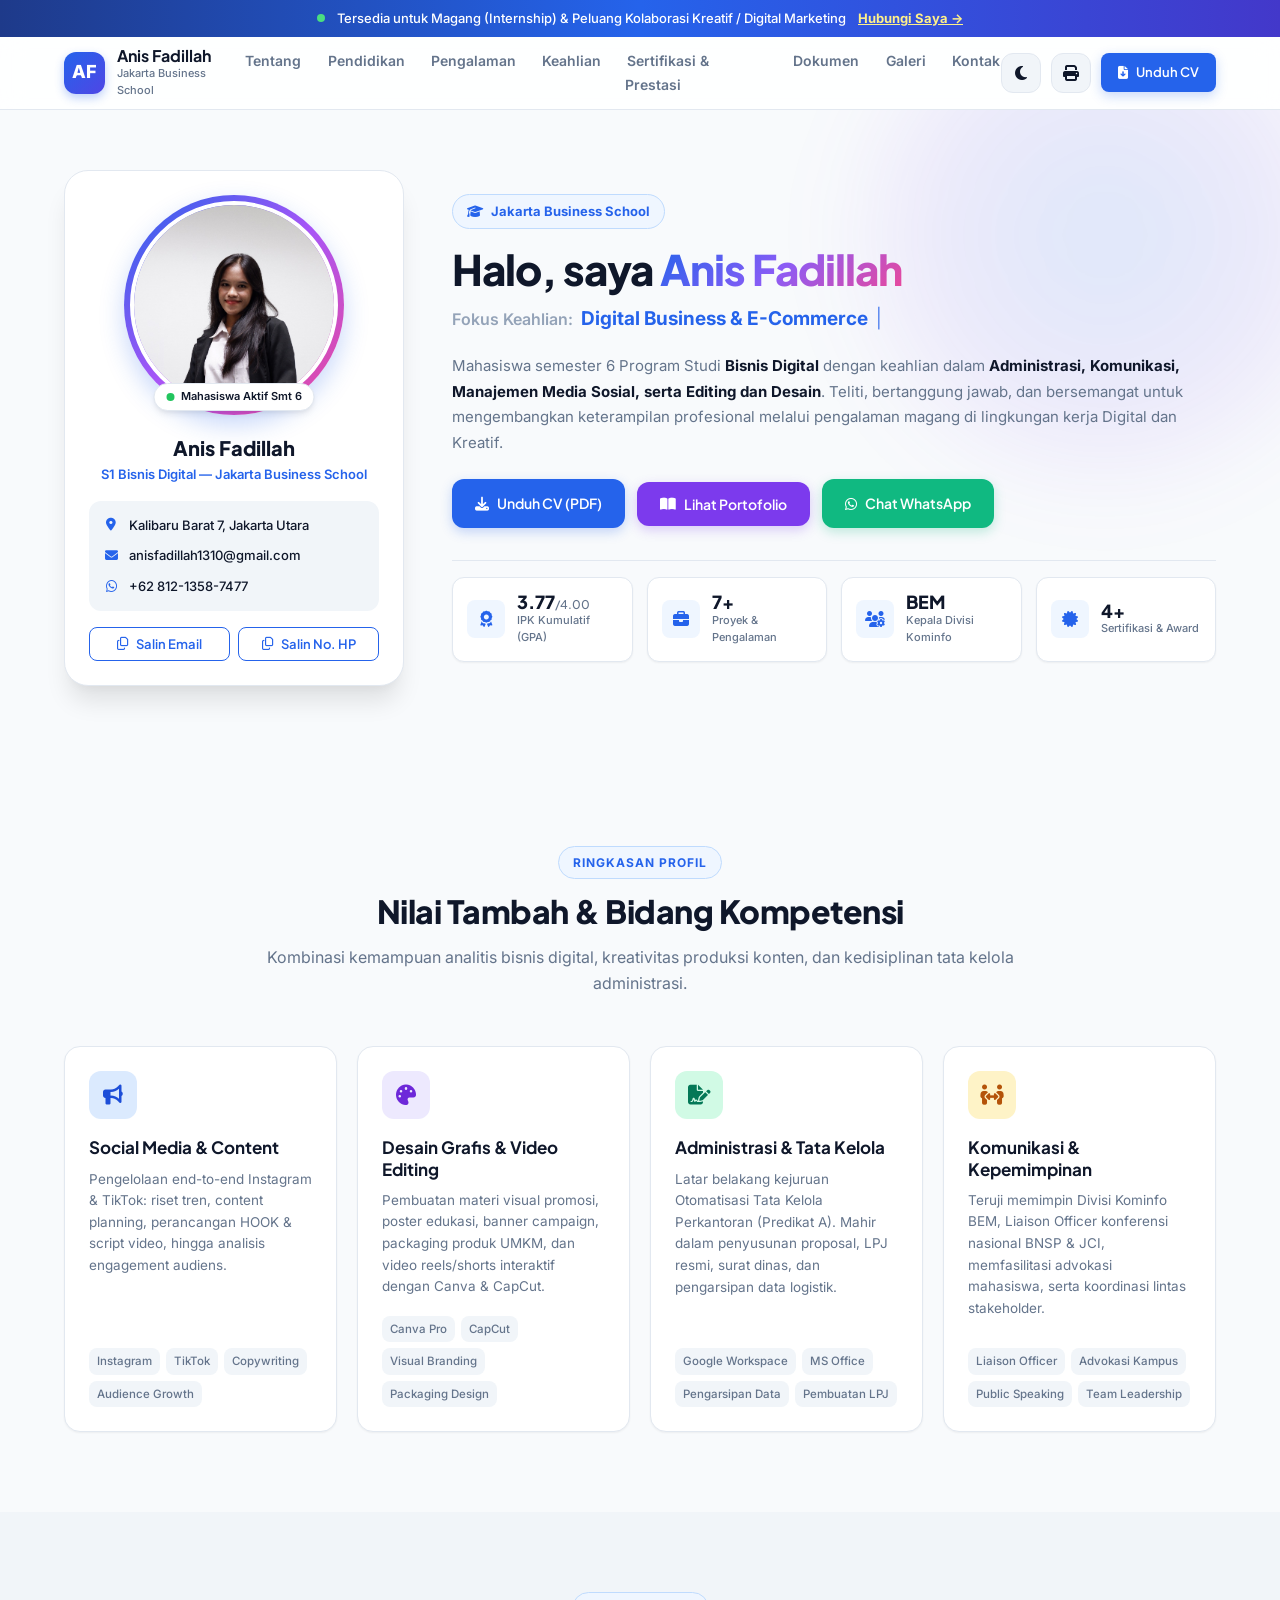
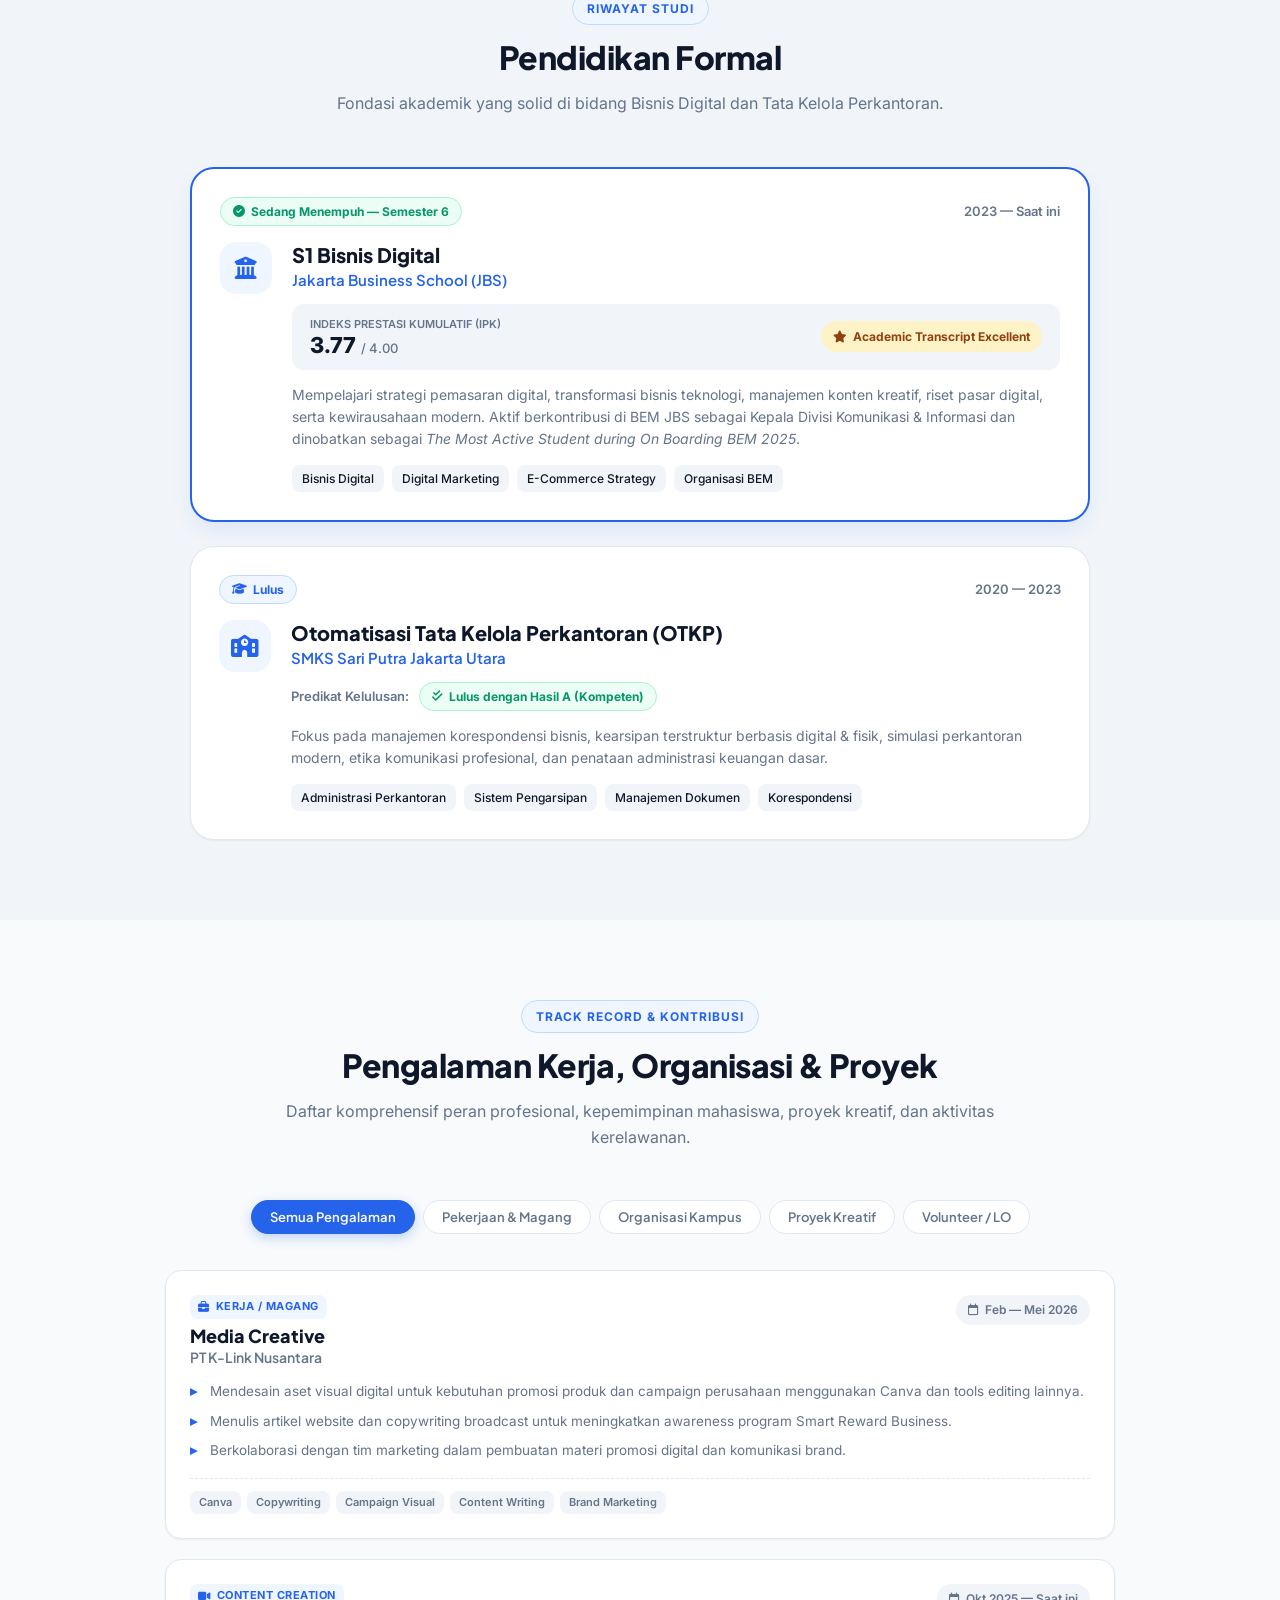
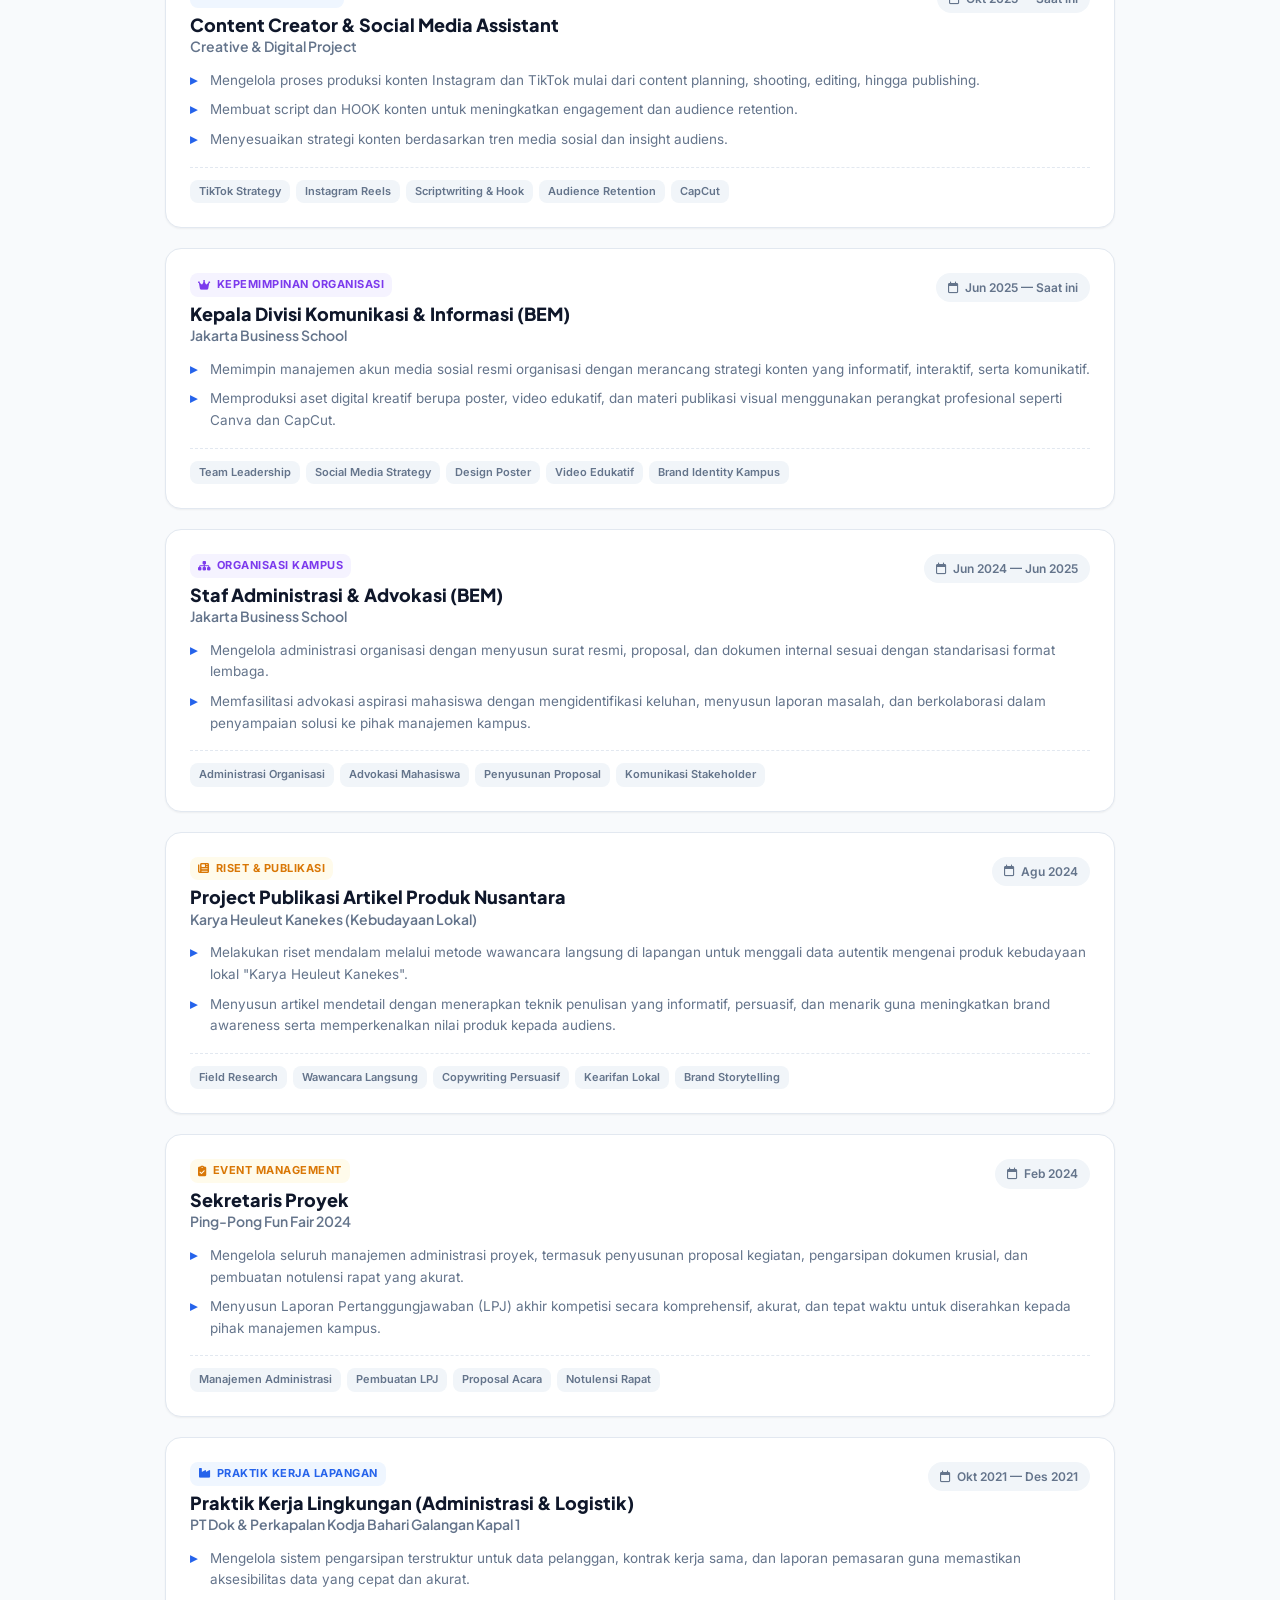
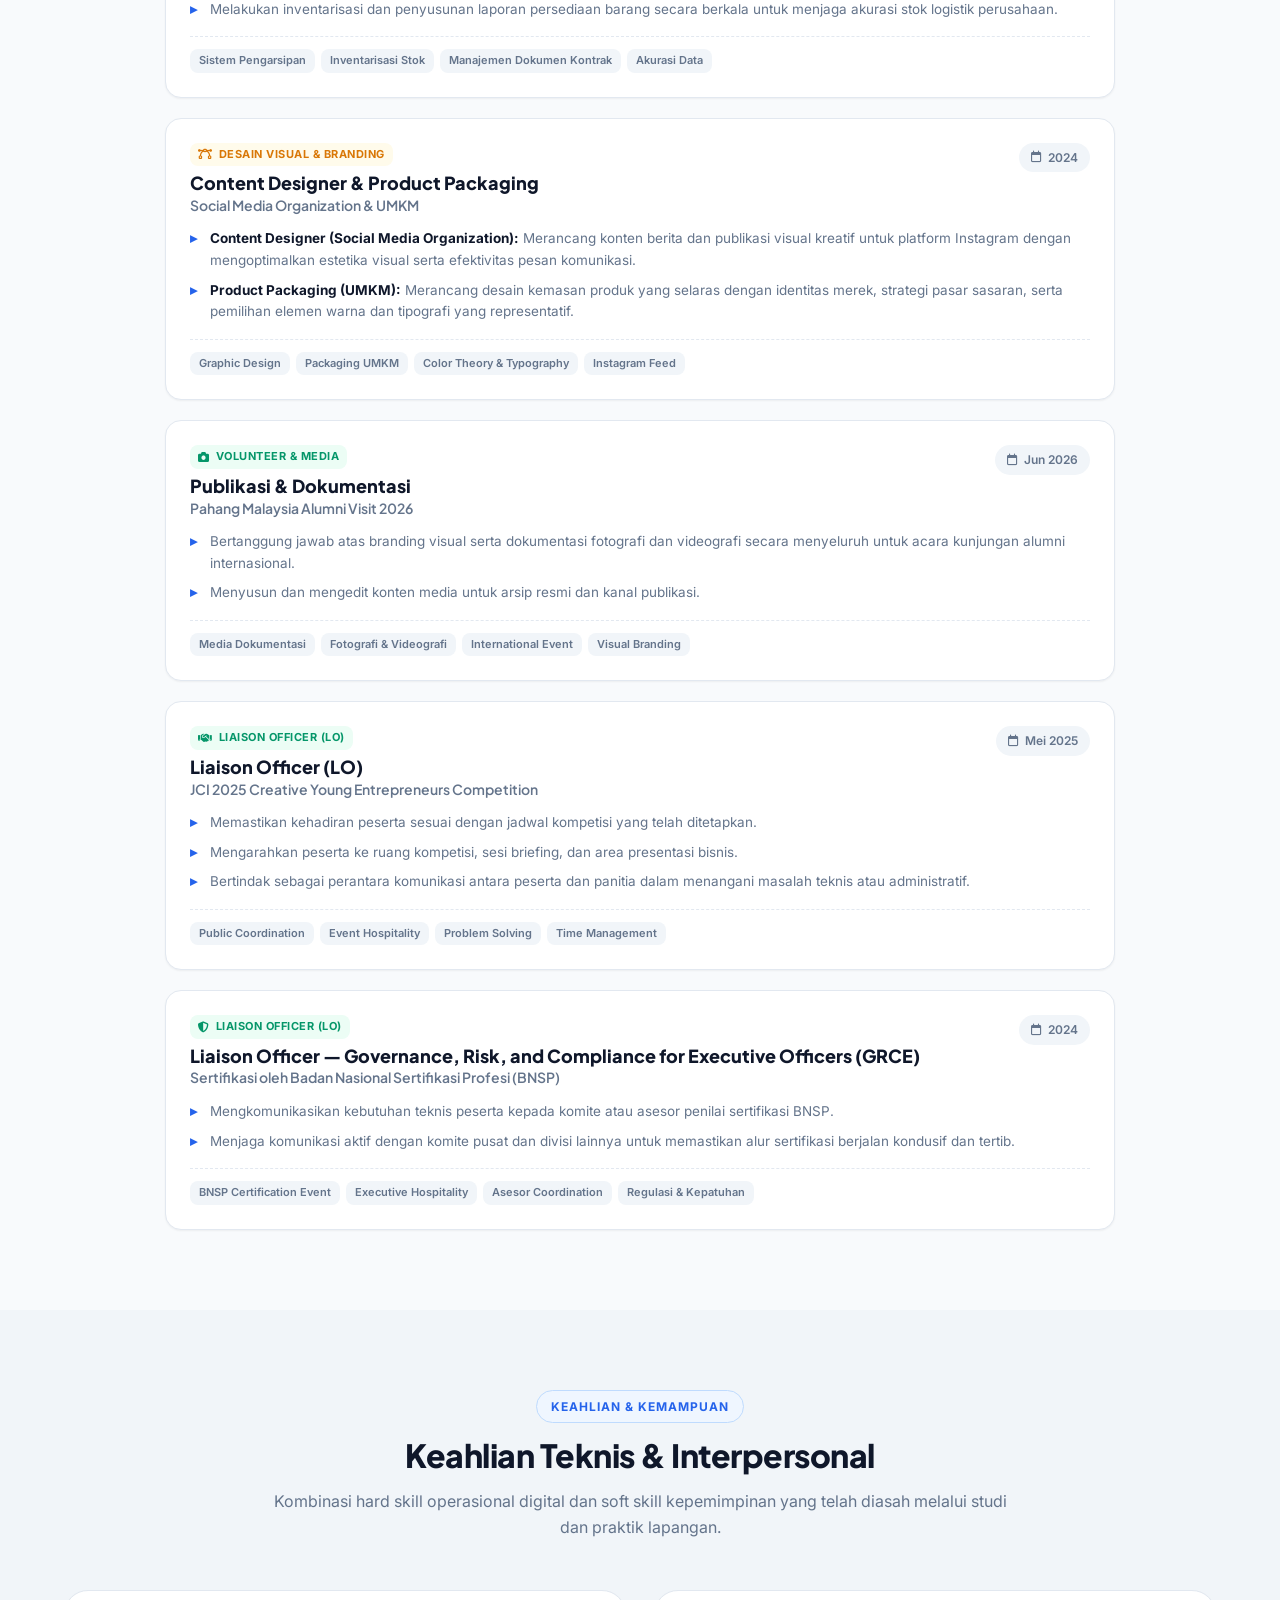
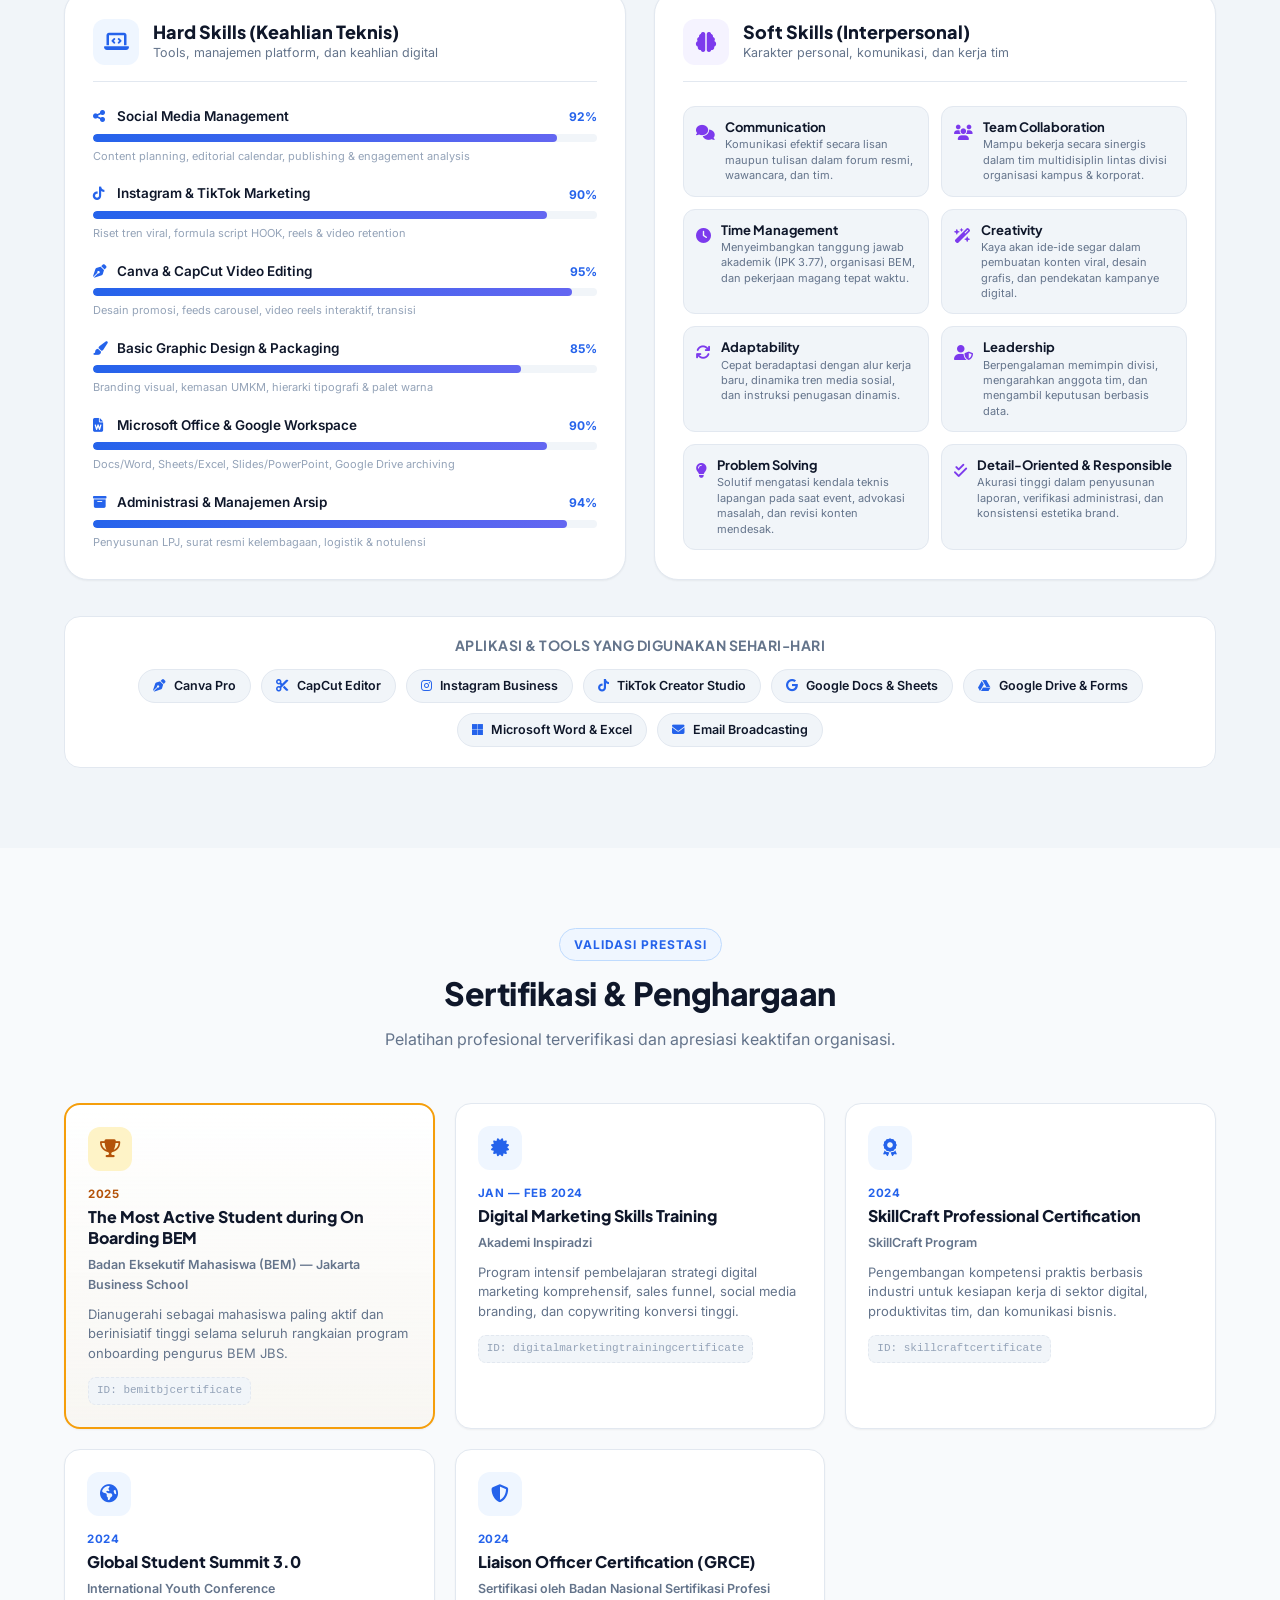
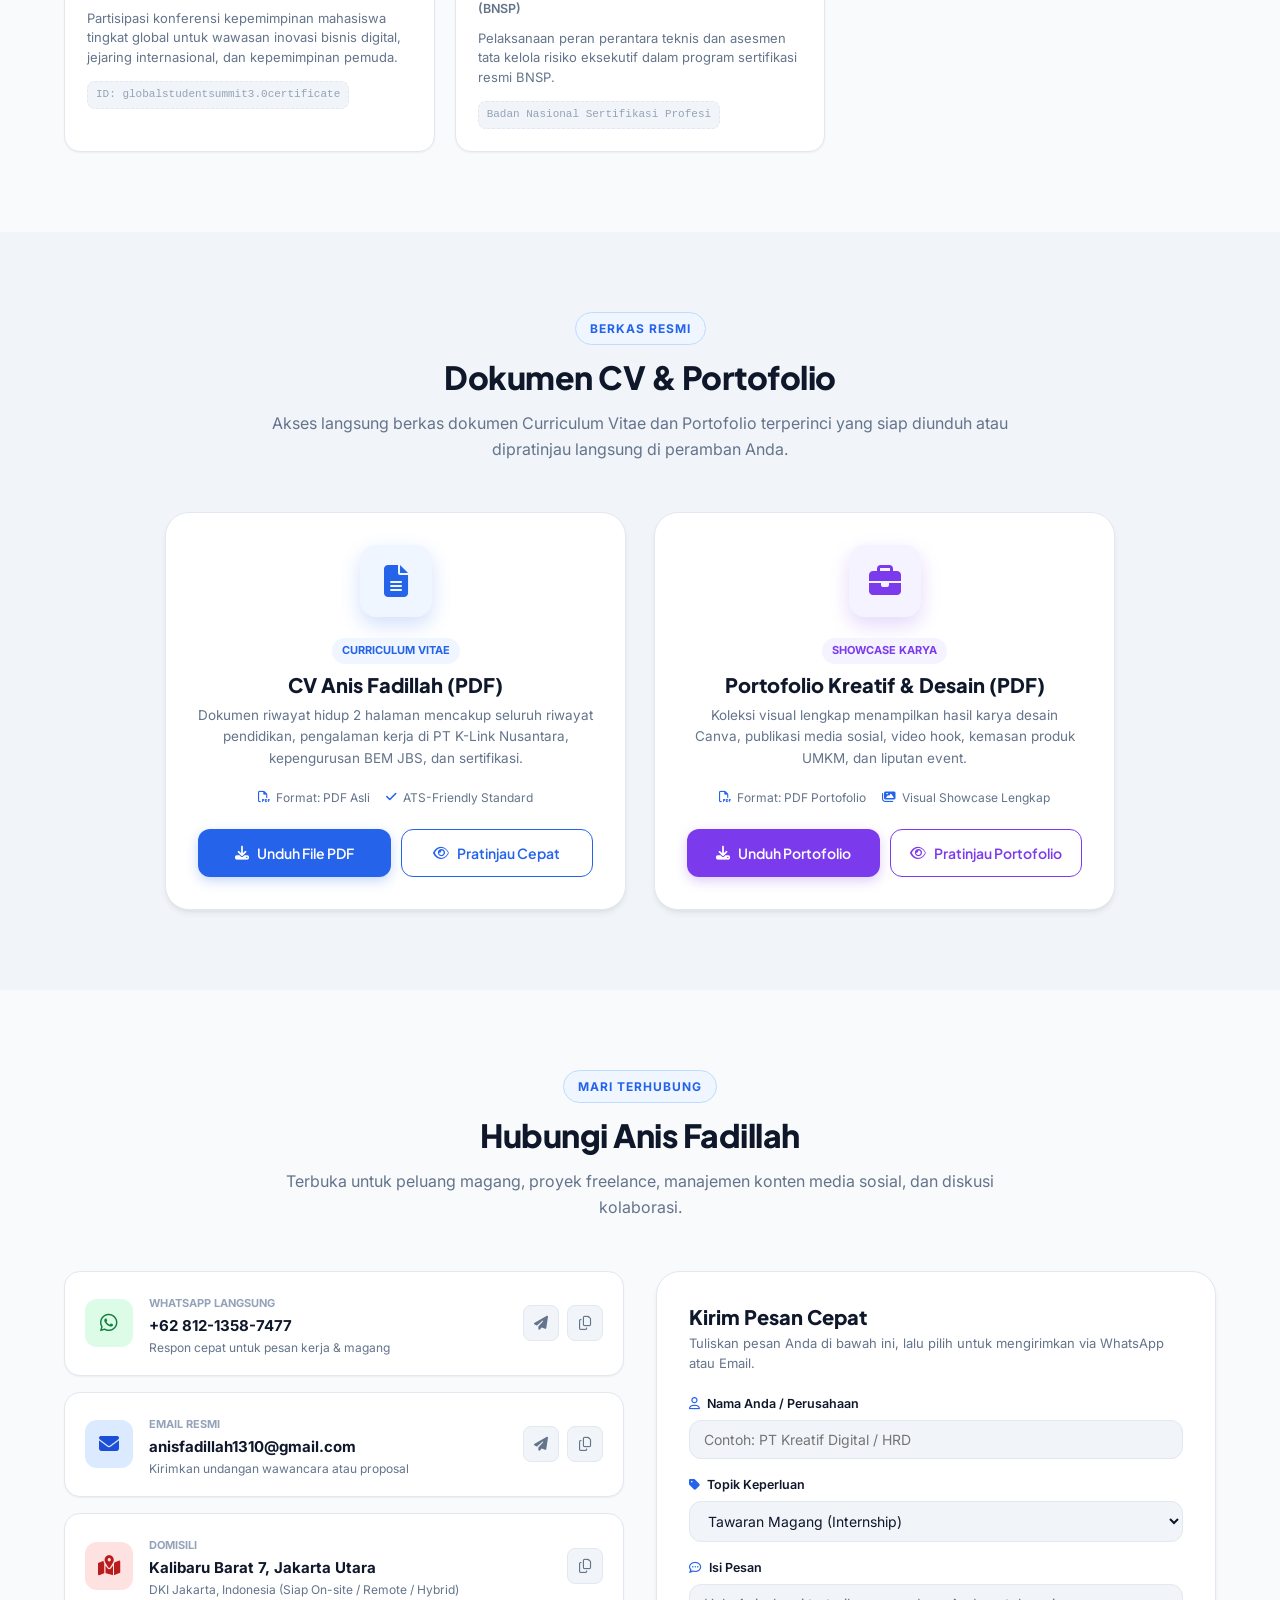
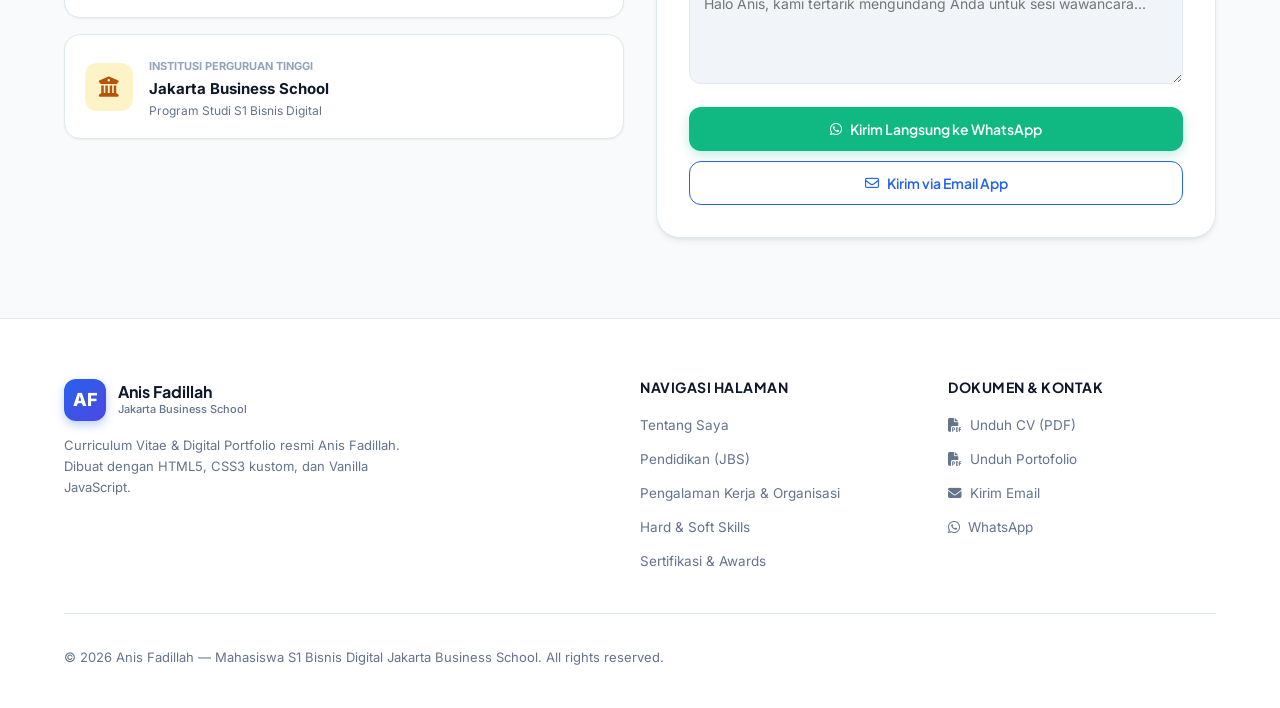
<file: index.html>
<!DOCTYPE html>
<html lang="id">
<head>
  <meta charset="UTF-8">
  <meta name="viewport" content="width=device-width, initial-scale=1.0">
  <title>Anis Fadillah | CV & Portofolio — Jakarta Business School</title>
  <meta name="description" content="Curriculum Vitae dan Portofolio Anis Fadillah - Mahasiswa Bisnis Digital Jakarta Business School dengan keahlian Digital Marketing, Social Media Management, Creative Editing, dan Administrasi.">
  <meta name="author" content="Anis Fadillah">
  
  <!-- Favicon -->
  <link rel="icon" type="image/svg+xml" href="data:image/svg+xml,<svg xmlns='http://www.w3.org/2000/svg' viewBox='0 0 100 100'><rect width='100' height='100' rx='25' fill='%232563eb'/><text x='50%' y='55%' font-size='48' font-weight='bold' fill='white' dominant-baseline='middle' text-anchor='middle' font-family='sans-serif'>AF</text></svg>">
  
  <!-- Google Fonts: Plus Jakarta Sans & Inter -->
  <link rel="preconnect" href="https://fonts.googleapis.com">
  <link rel="preconnect" href="https://fonts.gstatic.com" crossorigin>
  <link href="https://fonts.googleapis.com/css2?family=Inter:wght@300;400;500;600;700&family=Plus+Jakarta+Sans:wght@500;600;700;800&display=swap" rel="stylesheet">
  
  <!-- Font Awesome 6 -->
  <link rel="stylesheet" href="https://cdnjs.cloudflare.com/ajax/libs/font-awesome/6.5.1/css/all.min.css" integrity="sha512-DTOQO9RWCH3ppGqcWaEA1BIZOC6xxalwEsw9c2QQeAIftl+Vegovlnee1c9QX4TctnWMn13TZye+giMm8e2LwA==" crossorigin="anonymous" referrerpolicy="no-referrer" />
  
  <!-- Custom CSS -->
  <link rel="stylesheet" href="style.css">
</head>
<body class="light-mode">

  <!-- ================= TOP NOTIFICATION BAR ================= -->
  <div class="top-banner">
    <div class="container top-banner-content">
      <span class="pulse-indicator"></span>
      <span>Tersedia untuk Magang (Internship) &amp; Peluang Kolaborasi Kreatif / Digital Marketing</span>
      <a href="#kontak" class="top-banner-link">Hubungi Saya &rarr;</a>
    </div>
  </div>

  <!-- ================= NAVIGATION ================= -->
  <header class="navbar-wrapper" id="header">
    <nav class="navbar container">
      <a href="#hero" class="brand-logo">
        <span class="logo-box">AF</span>
        <div class="logo-text">
          <span class="logo-name">Anis Fadillah</span>
          <span class="logo-role">Jakarta Business School</span>
        </div>
      </a>

      <!-- Desktop Nav Menu -->
      <ul class="nav-menu" id="navMenu">
        <li class="nav-item"><a href="#tentang" class="nav-link active">Tentang</a></li>
        <li class="nav-item"><a href="#pendidikan" class="nav-link">Pendidikan</a></li>
        <li class="nav-item"><a href="#pengalaman" class="nav-link">Pengalaman</a></li>
        <li class="nav-item"><a href="#keahlian" class="nav-link">Keahlian</a></li>
        <li class="nav-item"><a href="#sertifikasi" class="nav-link">Sertifikasi &amp; Prestasi</a></li>
        <li class="nav-item"><a href="#dokumen" class="nav-link">Dokumen</a></li>
        <li class="nav-item"><a href="galeri.html" class="nav-link">Galeri</a></li>
        <li class="nav-item"><a href="#kontak" class="nav-link">Kontak</a></li>
      </ul>

      <!-- Action Nav Buttons -->
      <div class="nav-actions">
        <!-- Theme Toggle -->
        <button id="themeToggle" class="btn-icon" aria-label="Toggle Mode Gelap/Terang" title="Ganti Mode Gelap/Terang">
          <i class="fa-solid fa-moon moon-icon"></i>
          <i class="fa-solid fa-sun sun-icon"></i>
        </button>

        <!-- Print CV Button -->
        <button id="printBtn" class="btn-icon" aria-label="Cetak CV" title="Cetak / Simpan CV (PDF)">
          <i class="fa-solid fa-print"></i>
        </button>

        <!-- CTA Button -->
        <a href="#dokumen" class="btn btn-sm btn-primary nav-cta">
          <i class="fa-solid fa-file-arrow-down"></i> Unduh CV
        </a>

        <!-- Mobile Menu Toggle -->
        <button id="mobileMenuBtn" class="mobile-toggle" aria-label="Buka Menu" aria-expanded="false">
          <span></span>
          <span></span>
          <span></span>
        </button>
      </div>
    </nav>
  </header>

  <main>
    <!-- ================= HERO SECTION ================= -->
    <section id="hero" class="hero-section">
      <div class="hero-bg-glow"></div>
      <div class="container hero-container">
        
        <!-- Left: Image & Quick Badges -->
        <div class="hero-image-col">
          <div class="profile-card">
            <div class="profile-image-wrapper">
              <img src="assets/img/profile.jpg" alt="Foto Profil Anis Fadillah" class="profile-img" onerror="this.src='https://images.unsplash.com/photo-1573496359142-b8d87734a5a2?auto=format&fit=crop&w=600&q=80'">
              <div class="status-badge" title="Status: Aktif Mencari Magang / Proyek Digital">
                <span class="status-dot"></span> Mahasiswa Aktif Smt 6
              </div>
            </div>

            <div class="profile-meta">
              <h3 class="meta-name">Anis Fadillah</h3>
              <p class="meta-title">S1 Bisnis Digital — Jakarta Business School</p>
              
              <div class="meta-list">
                <div class="meta-item">
                  <i class="fa-solid fa-location-dot"></i>
                  <span>Kalibaru Barat 7, Jakarta Utara</span>
                </div>
                <div class="meta-item">
                  <i class="fa-solid fa-envelope"></i>
                  <a href="mailto:anisfadillah1310@gmail.com" class="copy-trigger" data-copy="anisfadillah1310@gmail.com" title="Klik untuk kirim atau salin email">anisfadillah1310@gmail.com</a>
                </div>
                <div class="meta-item">
                  <i class="fa-brands fa-whatsapp"></i>
                  <a href="https://wa.me/6281213587477" target="_blank" rel="noopener noreferrer">+62 812-1358-7477</a>
                </div>
              </div>

              <!-- Quick Action Mini Buttons -->
              <div class="profile-quick-actions">
                <button class="btn btn-outline-primary btn-sm btn-block" onclick="copyToClipboard('anisfadillah1310@gmail.com', 'Alamat email')">
                  <i class="fa-regular fa-copy"></i> Salin Email
                </button>
                <button class="btn btn-outline-primary btn-sm btn-block" onclick="copyToClipboard('+6281213587477', 'Nomor WhatsApp')">
                  <i class="fa-regular fa-copy"></i> Salin No. HP
                </button>
              </div>
            </div>
          </div>
        </div>

        <!-- Right: Headline, Pitch & Stats -->
        <div class="hero-content-col">
          <div class="hero-badge">
            <i class="fa-solid fa-graduation-cap"></i> Jakarta Business School
          </div>

          <h1 class="hero-title">
            Halo, saya <span class="gradient-text">Anis Fadillah</span>
          </h1>

          <div class="hero-subtitle-wrapper">
            <span class="hero-typing-prefix">Fokus Keahlian:</span>
            <span id="typingText" class="typing-text"></span>
            <span class="typing-cursor">|</span>
          </div>

          <p class="hero-description">
            Mahasiswa semester 6 Program Studi <strong>Bisnis Digital</strong> dengan keahlian dalam <strong>Administrasi, Komunikasi, Manajemen Media Sosial, serta Editing dan Desain</strong>. Teliti, bertanggung jawab, dan bersemangat untuk mengembangkan keterampilan profesional melalui pengalaman magang di lingkungan kerja Digital dan Kreatif.
          </p>

          <!-- Primary Hero Actions -->
          <div class="hero-actions">
            <a href="assets/docs/CV_Anis_Fadillah.pdf" class="btn btn-primary" download="CV_Anis_Fadillah.pdf">
              <i class="fa-solid fa-download"></i> Unduh CV (PDF)
            </a>
            <button class="btn btn-secondary" onclick="openPdfModal('assets/docs/PORTFOLIO_Anis_Fadillah.pdf', 'Portofolio Anis Fadillah')">
              <i class="fa-solid fa-book-open"></i> Lihat Portofolio
            </button>
            <a href="https://wa.me/6281213587477?text=Halo%20Anis%20Fadillah,%20saya%20tertarik%20dengan%20CV%20dan%20profil%20Anda." target="_blank" class="btn btn-success" rel="noopener noreferrer">
              <i class="fa-brands fa-whatsapp"></i> Chat WhatsApp
            </a>
          </div>

          <!-- Highlight Key Stats -->
          <div class="stats-grid">
            <div class="stat-card">
              <div class="stat-icon"><i class="fa-solid fa-award"></i></div>
              <div class="stat-info">
                <span class="stat-number">3.77<small>/4.00</small></span>
                <span class="stat-label">IPK Kumulatif (GPA)</span>
              </div>
            </div>

            <div class="stat-card">
              <div class="stat-icon"><i class="fa-solid fa-briefcase"></i></div>
              <div class="stat-info">
                <span class="stat-number">7+</span>
                <span class="stat-label">Proyek &amp; Pengalaman</span>
              </div>
            </div>

            <div class="stat-card">
              <div class="stat-icon"><i class="fa-solid fa-users-gear"></i></div>
              <div class="stat-info">
                <span class="stat-number">BEM</span>
                <span class="stat-label">Kepala Divisi Kominfo</span>
              </div>
            </div>

            <div class="stat-card">
              <div class="stat-icon"><i class="fa-solid fa-certificate"></i></div>
              <div class="stat-info">
                <span class="stat-number">4+</span>
                <span class="stat-label">Sertifikasi &amp; Award</span>
              </div>
            </div>
          </div>

        </div>

      </div>
    </section>

    <!-- ================= ABOUT / CORE PILLARS ================= -->
    <section id="tentang" class="section">
      <div class="container">
        <div class="section-header text-center">
          <span class="section-tag">Ringkasan Profil</span>
          <h2 class="section-title">Nilai Tambah &amp; Bidang Kompetensi</h2>
          <p class="section-subtitle">
            Kombinasi kemampuan analitis bisnis digital, kreativitas produksi konten, dan kedisiplinan tata kelola administrasi.
          </p>
        </div>

        <div class="pillars-grid">
          <div class="pillar-card">
            <div class="pillar-icon bg-blue">
              <i class="fa-solid fa-bullhorn"></i>
            </div>
            <h3 class="pillar-title">Social Media &amp; Content</h3>
            <p class="pillar-desc">
              Pengelolaan end-to-end Instagram &amp; TikTok: riset tren, content planning, perancangan HOOK &amp; script video, hingga analisis engagement audiens.
            </p>
            <div class="pillar-tags">
              <span>Instagram</span>
              <span>TikTok</span>
              <span>Copywriting</span>
              <span>Audience Growth</span>
            </div>
          </div>

          <div class="pillar-card">
            <div class="pillar-icon bg-purple">
              <i class="fa-solid fa-palette"></i>
            </div>
            <h3 class="pillar-title">Desain Grafis &amp; Video Editing</h3>
            <p class="pillar-desc">
              Pembuatan materi visual promosi, poster edukasi, banner campaign, packaging produk UMKM, dan video reels/shorts interaktif dengan Canva &amp; CapCut.
            </p>
            <div class="pillar-tags">
              <span>Canva Pro</span>
              <span>CapCut</span>
              <span>Visual Branding</span>
              <span>Packaging Design</span>
            </div>
          </div>

          <div class="pillar-card">
            <div class="pillar-icon bg-emerald">
              <i class="fa-solid fa-file-signature"></i>
            </div>
            <h3 class="pillar-title">Administrasi &amp; Tata Kelola</h3>
            <p class="pillar-desc">
              Latar belakang kejuruan Otomatisasi Tata Kelola Perkantoran (Predikat A). Mahir dalam penyusunan proposal, LPJ resmi, surat dinas, dan pengarsipan data logistik.
            </p>
            <div class="pillar-tags">
              <span>Google Workspace</span>
              <span>MS Office</span>
              <span>Pengarsipan Data</span>
              <span>Pembuatan LPJ</span>
            </div>
          </div>

          <div class="pillar-card">
            <div class="pillar-icon bg-amber">
              <i class="fa-solid fa-people-arrows"></i>
            </div>
            <h3 class="pillar-title">Komunikasi &amp; Kepemimpinan</h3>
            <p class="pillar-desc">
              Teruji memimpin Divisi Kominfo BEM, Liaison Officer konferensi nasional BNSP &amp; JCI, memfasilitasi advokasi mahasiswa, serta koordinasi lintas stakeholder.
            </p>
            <div class="pillar-tags">
              <span>Liaison Officer</span>
              <span>Advokasi Kampus</span>
              <span>Public Speaking</span>
              <span>Team Leadership</span>
            </div>
          </div>
        </div>
      </div>
    </section>

    <!-- ================= EDUCATION ================= -->
    <section id="pendidikan" class="section section-alt">
      <div class="container">
        <div class="section-header text-center">
          <span class="section-tag">Riwayat Studi</span>
          <h2 class="section-title">Pendidikan Formal</h2>
          <p class="section-subtitle">
            Fondasi akademik yang solid di bidang Bisnis Digital dan Tata Kelola Perkantoran.
          </p>
        </div>

        <div class="education-timeline">
          
          <!-- JBS -->
          <div class="edu-card highlighted">
            <div class="edu-badge-top">
              <span class="edu-status-pill"><i class="fa-solid fa-circle-check"></i> Sedang Menempuh — Semester 6</span>
              <span class="edu-period">2023 — Saat ini</span>
            </div>
            <div class="edu-body">
              <div class="edu-icon">
                <i class="fa-solid fa-building-columns"></i>
              </div>
              <div class="edu-details">
                <h3 class="edu-degree">S1 Bisnis Digital</h3>
                <h4 class="edu-institution">Jakarta Business School (JBS)</h4>
                
                <div class="edu-highlight-box">
                  <div class="gpa-box">
                    <span class="gpa-title">Indeks Prestasi Kumulatif (IPK)</span>
                    <span class="gpa-value">3.77 <span class="gpa-scale">/ 4.00</span></span>
                  </div>
                  <div class="gpa-badge">
                    <i class="fa-solid fa-star"></i> Academic Transcript Excellent
                  </div>
                </div>

                <p class="edu-summary">
                  Mempelajari strategi pemasaran digital, transformasi bisnis teknologi, manajemen konten kreatif, riset pasar digital, serta kewirausahaan modern. Aktif berkontribusi di BEM JBS sebagai Kepala Divisi Komunikasi &amp; Informasi dan dinobatkan sebagai <em>The Most Active Student during On Boarding BEM 2025</em>.
                </p>

                <div class="edu-tags">
                  <span>Bisnis Digital</span>
                  <span>Digital Marketing</span>
                  <span>E-Commerce Strategy</span>
                  <span>Organisasi BEM</span>
                </div>
              </div>
            </div>
          </div>

          <!-- SMKS Sari Putra -->
          <div class="edu-card">
            <div class="edu-badge-top">
              <span class="edu-status-pill pill-secondary"><i class="fa-solid fa-graduation-cap"></i> Lulus</span>
              <span class="edu-period">2020 — 2023</span>
            </div>
            <div class="edu-body">
              <div class="edu-icon">
                <i class="fa-solid fa-school"></i>
              </div>
              <div class="edu-details">
                <h3 class="edu-degree">Otomatisasi Tata Kelola Perkantoran (OTKP)</h3>
                <h4 class="edu-institution">SMKS Sari Putra Jakarta Utara</h4>
                
                <div class="edu-grade-inline">
                  <span class="grade-label">Predikat Kelulusan:</span>
                  <span class="grade-pill"><i class="fa-solid fa-check-double"></i> Lulus dengan Hasil A (Kompeten)</span>
                </div>

                <p class="edu-summary">
                  Fokus pada manajemen korespondensi bisnis, kearsipan terstruktur berbasis digital &amp; fisik, simulasi perkantoran modern, etika komunikasi profesional, dan penataan administrasi keuangan dasar.
                </p>

                <div class="edu-tags">
                  <span>Administrasi Perkantoran</span>
                  <span>Sistem Pengarsipan</span>
                  <span>Manajemen Dokumen</span>
                  <span>Korespondensi</span>
                </div>
              </div>
            </div>
          </div>

        </div>
      </div>
    </section>

    <!-- ================= EXPERIENCE ================= -->
    <section id="pengalaman" class="section">
      <div class="container">
        <div class="section-header text-center">
          <span class="section-tag">Track Record &amp; Kontribusi</span>
          <h2 class="section-title">Pengalaman Kerja, Organisasi &amp; Proyek</h2>
          <p class="section-subtitle">
            Daftar komprehensif peran profesional, kepemimpinan mahasiswa, proyek kreatif, dan aktivitas kerelawanan.
          </p>
        </div>

        <!-- Filter Controls -->
        <div class="filter-wrapper">
          <button class="filter-btn active" data-filter="all">Semua Pengalaman</button>
          <button class="filter-btn" data-filter="kerja">Pekerjaan &amp; Magang</button>
          <button class="filter-btn" data-filter="organisasi">Organisasi Kampus</button>
          <button class="filter-btn" data-filter="proyek">Proyek Kreatif</button>
          <button class="filter-btn" data-filter="volunteer">Volunteer / LO</button>
        </div>

        <!-- Experience Grid / Timeline -->
        <div class="experience-list" id="experienceList">

          <!-- 1. Media Creative - PT K-Link Nusantara -->
          <div class="exp-card" data-category="kerja">
            <div class="exp-header">
              <div class="exp-role-info">
                <div class="exp-category-badge badge-work">
                  <i class="fa-solid fa-briefcase"></i> Kerja / Magang
                </div>
                <h3 class="exp-title">Media Creative</h3>
                <h4 class="exp-company">PT K-Link Nusantara</h4>
              </div>
              <div class="exp-period">
                <i class="fa-regular fa-calendar"></i> Feb — Mei 2026
              </div>
            </div>
            <div class="exp-body">
              <ul class="exp-duties">
                <li>Mendesain aset visual digital untuk kebutuhan promosi produk dan campaign perusahaan menggunakan Canva dan tools editing lainnya.</li>
                <li>Menulis artikel website dan copywriting broadcast untuk meningkatkan awareness program Smart Reward Business.</li>
                <li>Berkolaborasi dengan tim marketing dalam pembuatan materi promosi digital dan komunikasi brand.</li>
              </ul>
              <div class="exp-tags">
                <span>Canva</span>
                <span>Copywriting</span>
                <span>Campaign Visual</span>
                <span>Content Writing</span>
                <span>Brand Marketing</span>
              </div>
            </div>
          </div>

          <!-- 2. Content Creator & Social Media Assistant -->
          <div class="exp-card" data-category="kerja">
            <div class="exp-header">
              <div class="exp-role-info">
                <div class="exp-category-badge badge-work">
                  <i class="fa-solid fa-video"></i> Content Creation
                </div>
                <h3 class="exp-title">Content Creator &amp; Social Media Assistant</h3>
                <h4 class="exp-company">Creative &amp; Digital Project</h4>
              </div>
              <div class="exp-period">
                <i class="fa-regular fa-calendar"></i> Okt 2025 — Saat ini
              </div>
            </div>
            <div class="exp-body">
              <ul class="exp-duties">
                <li>Mengelola proses produksi konten Instagram dan TikTok mulai dari content planning, shooting, editing, hingga publishing.</li>
                <li>Membuat script dan HOOK konten untuk meningkatkan engagement dan audience retention.</li>
                <li>Menyesuaikan strategi konten berdasarkan tren media sosial dan insight audiens.</li>
              </ul>
              <div class="exp-tags">
                <span>TikTok Strategy</span>
                <span>Instagram Reels</span>
                <span>Scriptwriting &amp; Hook</span>
                <span>Audience Retention</span>
                <span>CapCut</span>
              </div>
            </div>
          </div>

          <!-- 3. Kepala Divisi Komunikasi & Informasi (BEM) JBS -->
          <div class="exp-card" data-category="organisasi">
            <div class="exp-header">
              <div class="exp-role-info">
                <div class="exp-category-badge badge-org">
                  <i class="fa-solid fa-crown"></i> Kepemimpinan Organisasi
                </div>
                <h3 class="exp-title">Kepala Divisi Komunikasi &amp; Informasi (BEM)</h3>
                <h4 class="exp-company">Jakarta Business School</h4>
              </div>
              <div class="exp-period">
                <i class="fa-regular fa-calendar"></i> Jun 2025 — Saat ini
              </div>
            </div>
            <div class="exp-body">
              <ul class="exp-duties">
                <li>Memimpin manajemen akun media sosial resmi organisasi dengan merancang strategi konten yang informatif, interaktif, serta komunikatif.</li>
                <li>Memproduksi aset digital kreatif berupa poster, video edukatif, dan materi publikasi visual menggunakan perangkat profesional seperti Canva dan CapCut.</li>
              </ul>
              <div class="exp-tags">
                <span>Team Leadership</span>
                <span>Social Media Strategy</span>
                <span>Design Poster</span>
                <span>Video Edukatif</span>
                <span>Brand Identity Kampus</span>
              </div>
            </div>
          </div>

          <!-- 4. Staf Administrasi & Advokasi (BEM) JBS -->
          <div class="exp-card" data-category="organisasi">
            <div class="exp-header">
              <div class="exp-role-info">
                <div class="exp-category-badge badge-org">
                  <i class="fa-solid fa-sitemap"></i> Organisasi Kampus
                </div>
                <h3 class="exp-title">Staf Administrasi &amp; Advokasi (BEM)</h3>
                <h4 class="exp-company">Jakarta Business School</h4>
              </div>
              <div class="exp-period">
                <i class="fa-regular fa-calendar"></i> Jun 2024 — Jun 2025
              </div>
            </div>
            <div class="exp-body">
              <ul class="exp-duties">
                <li>Mengelola administrasi organisasi dengan menyusun surat resmi, proposal, dan dokumen internal sesuai dengan standarisasi format lembaga.</li>
                <li>Memfasilitasi advokasi aspirasi mahasiswa dengan mengidentifikasi keluhan, menyusun laporan masalah, dan berkolaborasi dalam penyampaian solusi ke pihak manajemen kampus.</li>
              </ul>
              <div class="exp-tags">
                <span>Administrasi Organisasi</span>
                <span>Advokasi Mahasiswa</span>
                <span>Penyusunan Proposal</span>
                <span>Komunikasi Stakeholder</span>
              </div>
            </div>
          </div>

          <!-- 5. Project Publikasi Artikel Produk Nusantara – Karya Heuleut Kanekes -->
          <div class="exp-card" data-category="proyek">
            <div class="exp-header">
              <div class="exp-role-info">
                <div class="exp-category-badge badge-project">
                  <i class="fa-solid fa-newspaper"></i> Riset &amp; Publikasi
                </div>
                <h3 class="exp-title">Project Publikasi Artikel Produk Nusantara</h3>
                <h4 class="exp-company">Karya Heuleut Kanekes (Kebudayaan Lokal)</h4>
              </div>
              <div class="exp-period">
                <i class="fa-regular fa-calendar"></i> Agu 2024
              </div>
            </div>
            <div class="exp-body">
              <ul class="exp-duties">
                <li>Melakukan riset mendalam melalui metode wawancara langsung di lapangan untuk menggali data autentik mengenai produk kebudayaan lokal "Karya Heuleut Kanekes".</li>
                <li>Menyusun artikel mendetail dengan menerapkan teknik penulisan yang informatif, persuasif, dan menarik guna meningkatkan brand awareness serta memperkenalkan nilai produk kepada audiens.</li>
              </ul>
              <div class="exp-tags">
                <span>Field Research</span>
                <span>Wawancara Langsung</span>
                <span>Copywriting Persuasif</span>
                <span>Kearifan Lokal</span>
                <span>Brand Storytelling</span>
              </div>
            </div>
          </div>

          <!-- 6. Sekretaris – Ping-Pong Fun Fair 2024 -->
          <div class="exp-card" data-category="proyek">
            <div class="exp-header">
              <div class="exp-role-info">
                <div class="exp-category-badge badge-project">
                  <i class="fa-solid fa-clipboard-check"></i> Event Management
                </div>
                <h3 class="exp-title">Sekretaris Proyek</h3>
                <h4 class="exp-company">Ping-Pong Fun Fair 2024</h4>
              </div>
              <div class="exp-period">
                <i class="fa-regular fa-calendar"></i> Feb 2024
              </div>
            </div>
            <div class="exp-body">
              <ul class="exp-duties">
                <li>Mengelola seluruh manajemen administrasi proyek, termasuk penyusunan proposal kegiatan, pengarsipan dokumen krusial, dan pembuatan notulensi rapat yang akurat.</li>
                <li>Menyusun Laporan Pertanggungjawaban (LPJ) akhir kompetisi secara komprehensif, akurat, dan tepat waktu untuk diserahkan kepada pihak manajemen kampus.</li>
              </ul>
              <div class="exp-tags">
                <span>Manajemen Administrasi</span>
                <span>Pembuatan LPJ</span>
                <span>Proposal Acara</span>
                <span>Notulensi Rapat</span>
              </div>
            </div>
          </div>

          <!-- 7. Praktik Kerja Lingkungan - PT Dok & Perkapalan Kodja Bahari -->
          <div class="exp-card" data-category="kerja">
            <div class="exp-header">
              <div class="exp-role-info">
                <div class="exp-category-badge badge-work">
                  <i class="fa-solid fa-industry"></i> Praktik Kerja Lapangan
                </div>
                <h3 class="exp-title">Praktik Kerja Lingkungan (Administrasi &amp; Logistik)</h3>
                <h4 class="exp-company">PT Dok &amp; Perkapalan Kodja Bahari Galangan Kapal 1</h4>
              </div>
              <div class="exp-period">
                <i class="fa-regular fa-calendar"></i> Okt 2021 — Des 2021
              </div>
            </div>
            <div class="exp-body">
              <ul class="exp-duties">
                <li>Mengelola sistem pengarsipan terstruktur untuk data pelanggan, kontrak kerja sama, dan laporan pemasaran guna memastikan aksesibilitas data yang cepat dan akurat.</li>
                <li>Melakukan inventarisasi dan penyusunan laporan persediaan barang secara berkala untuk menjaga akurasi stok logistik perusahaan.</li>
              </ul>
              <div class="exp-tags">
                <span>Sistem Pengarsipan</span>
                <span>Inventarisasi Stok</span>
                <span>Manajemen Dokumen Kontrak</span>
                <span>Akurasi Data</span>
              </div>
            </div>
          </div>

          <!-- 8. Pengalaman Lainnya: Content Designer & Product Packaging -->
          <div class="exp-card" data-category="proyek">
            <div class="exp-header">
              <div class="exp-role-info">
                <div class="exp-category-badge badge-project">
                  <i class="fa-solid fa-bezier-curve"></i> Desain Visual &amp; Branding
                </div>
                <h3 class="exp-title">Content Designer &amp; Product Packaging</h3>
                <h4 class="exp-company">Social Media Organization &amp; UMKM</h4>
              </div>
              <div class="exp-period">
                <i class="fa-regular fa-calendar"></i> 2024
              </div>
            </div>
            <div class="exp-body">
              <ul class="exp-duties">
                <li><strong>Content Designer (Social Media Organization):</strong> Merancang konten berita dan publikasi visual kreatif untuk platform Instagram dengan mengoptimalkan estetika visual serta efektivitas pesan komunikasi.</li>
                <li><strong>Product Packaging (UMKM):</strong> Merancang desain kemasan produk yang selaras dengan identitas merek, strategi pasar sasaran, serta pemilihan elemen warna dan tipografi yang representatif.</li>
              </ul>
              <div class="exp-tags">
                <span>Graphic Design</span>
                <span>Packaging UMKM</span>
                <span>Color Theory &amp; Typography</span>
                <span>Instagram Feed</span>
              </div>
            </div>
          </div>

          <!-- 9. Volunteer: Publikasi & Dokumentasi Pahang Malaysia Alumni Visit 2026 -->
          <div class="exp-card" data-category="volunteer">
            <div class="exp-header">
              <div class="exp-role-info">
                <div class="exp-category-badge badge-vol">
                  <i class="fa-solid fa-camera"></i> Volunteer &amp; Media
                </div>
                <h3 class="exp-title">Publikasi &amp; Dokumentasi</h3>
                <h4 class="exp-company">Pahang Malaysia Alumni Visit 2026</h4>
              </div>
              <div class="exp-period">
                <i class="fa-regular fa-calendar"></i> Jun 2026
              </div>
            </div>
            <div class="exp-body">
              <ul class="exp-duties">
                <li>Bertanggung jawab atas branding visual serta dokumentasi fotografi dan videografi secara menyeluruh untuk acara kunjungan alumni internasional.</li>
                <li>Menyusun dan mengedit konten media untuk arsip resmi dan kanal publikasi.</li>
              </ul>
              <div class="exp-tags">
                <span>Media Dokumentasi</span>
                <span>Fotografi &amp; Videografi</span>
                <span>International Event</span>
                <span>Visual Branding</span>
              </div>
            </div>
          </div>

          <!-- 10. Volunteer: Liaison Officer JCI 2025 -->
          <div class="exp-card" data-category="volunteer">
            <div class="exp-header">
              <div class="exp-role-info">
                <div class="exp-category-badge badge-vol">
                  <i class="fa-solid fa-handshake"></i> Liaison Officer (LO)
                </div>
                <h3 class="exp-title">Liaison Officer (LO)</h3>
                <h4 class="exp-company">JCI 2025 Creative Young Entrepreneurs Competition</h4>
              </div>
              <div class="exp-period">
                <i class="fa-regular fa-calendar"></i> Mei 2025
              </div>
            </div>
            <div class="exp-body">
              <ul class="exp-duties">
                <li>Memastikan kehadiran peserta sesuai dengan jadwal kompetisi yang telah ditetapkan.</li>
                <li>Mengarahkan peserta ke ruang kompetisi, sesi briefing, dan area presentasi bisnis.</li>
                <li>Bertindak sebagai perantara komunikasi antara peserta dan panitia dalam menangani masalah teknis atau administratif.</li>
              </ul>
              <div class="exp-tags">
                <span>Public Coordination</span>
                <span>Event Hospitality</span>
                <span>Problem Solving</span>
                <span>Time Management</span>
              </div>
            </div>
          </div>

          <!-- 11. Volunteer: Liaison Officer GRCE Sertifikasi BNSP -->
          <div class="exp-card" data-category="volunteer">
            <div class="exp-header">
              <div class="exp-role-info">
                <div class="exp-category-badge badge-vol">
                  <i class="fa-solid fa-shield-halved"></i> Liaison Officer (LO)
                </div>
                <h3 class="exp-title">Liaison Officer — Governance, Risk, and Compliance for Executive Officers (GRCE)</h3>
                <h4 class="exp-company">Sertifikasi oleh Badan Nasional Sertifikasi Profesi (BNSP)</h4>
              </div>
              <div class="exp-period">
                <i class="fa-regular fa-calendar"></i> 2024
              </div>
            </div>
            <div class="exp-body">
              <ul class="exp-duties">
                <li>Mengkomunikasikan kebutuhan teknis peserta kepada komite atau asesor penilai sertifikasi BNSP.</li>
                <li>Menjaga komunikasi aktif dengan komite pusat dan divisi lainnya untuk memastikan alur sertifikasi berjalan kondusif dan tertib.</li>
              </ul>
              <div class="exp-tags">
                <span>BNSP Certification Event</span>
                <span>Executive Hospitality</span>
                <span>Asesor Coordination</span>
                <span>Regulasi &amp; Kepatuhan</span>
              </div>
            </div>
          </div>

        </div>
      </div>
    </section>

    <!-- ================= SKILLS ================= -->
    <section id="keahlian" class="section section-alt">
      <div class="container">
        <div class="section-header text-center">
          <span class="section-tag">Keahlian &amp; Kemampuan</span>
          <h2 class="section-title">Keahlian Teknis &amp; Interpersonal</h2>
          <p class="section-subtitle">
            Kombinasi hard skill operasional digital dan soft skill kepemimpinan yang telah diasah melalui studi dan praktik lapangan.
          </p>
        </div>

        <div class="skills-layout">
          
          <!-- Hard Skills -->
          <div class="skills-card">
            <div class="skills-card-header">
              <div class="skills-header-icon"><i class="fa-solid fa-laptop-code"></i></div>
              <div>
                <h3 class="skills-card-title">Hard Skills (Keahlian Teknis)</h3>
                <p class="skills-card-subtitle">Tools, manajemen platform, dan keahlian digital</p>
              </div>
            </div>

            <div class="skill-bars-list">
              
              <div class="skill-bar-item">
                <div class="skill-bar-label">
                  <span class="skill-name"><i class="fa-solid fa-share-nodes"></i> Social Media Management</span>
                  <span class="skill-pct">92%</span>
                </div>
                <div class="skill-track">
                  <div class="skill-fill" style="width: 92%;"></div>
                </div>
                <span class="skill-sub">Content planning, editorial calendar, publishing &amp; engagement analysis</span>
              </div>

              <div class="skill-bar-item">
                <div class="skill-bar-label">
                  <span class="skill-name"><i class="fa-brands fa-tiktok"></i> Instagram &amp; TikTok Marketing</span>
                  <span class="skill-pct">90%</span>
                </div>
                <div class="skill-track">
                  <div class="skill-fill" style="width: 90%;"></div>
                </div>
                <span class="skill-sub">Riset tren viral, formula script HOOK, reels &amp; video retention</span>
              </div>

              <div class="skill-bar-item">
                <div class="skill-bar-label">
                  <span class="skill-name"><i class="fa-solid fa-pen-nib"></i> Canva &amp; CapCut Video Editing</span>
                  <span class="skill-pct">95%</span>
                </div>
                <div class="skill-track">
                  <div class="skill-fill" style="width: 95%;"></div>
                </div>
                <span class="skill-sub">Desain promosi, feeds carousel, video reels interaktif, transisi</span>
              </div>

              <div class="skill-bar-item">
                <div class="skill-bar-label">
                  <span class="skill-name"><i class="fa-solid fa-paint-brush"></i> Basic Graphic Design &amp; Packaging</span>
                  <span class="skill-pct">85%</span>
                </div>
                <div class="skill-track">
                  <div class="skill-fill" style="width: 85%;"></div>
                </div>
                <span class="skill-sub">Branding visual, kemasan UMKM, hierarki tipografi &amp; palet warna</span>
              </div>

              <div class="skill-bar-item">
                <div class="skill-bar-label">
                  <span class="skill-name"><i class="fa-solid fa-file-word"></i> Microsoft Office &amp; Google Workspace</span>
                  <span class="skill-pct">90%</span>
                </div>
                <div class="skill-track">
                  <div class="skill-fill" style="width: 90%;"></div>
                </div>
                <span class="skill-sub">Docs/Word, Sheets/Excel, Slides/PowerPoint, Google Drive archiving</span>
              </div>

              <div class="skill-bar-item">
                <div class="skill-bar-label">
                  <span class="skill-name"><i class="fa-solid fa-box-archive"></i> Administrasi &amp; Manajemen Arsip</span>
                  <span class="skill-pct">94%</span>
                </div>
                <div class="skill-track">
                  <div class="skill-fill" style="width: 94%;"></div>
                </div>
                <span class="skill-sub">Penyusunan LPJ, surat resmi kelembagaan, logistik &amp; notulensi</span>
              </div>

            </div>
          </div>

          <!-- Soft Skills -->
          <div class="skills-card">
            <div class="skills-card-header">
              <div class="skills-header-icon icon-soft"><i class="fa-solid fa-brain"></i></div>
              <div>
                <h3 class="skills-card-title">Soft Skills (Interpersonal)</h3>
                <p class="skills-card-subtitle">Karakter personal, komunikasi, dan kerja tim</p>
              </div>
            </div>

            <div class="soft-skills-grid">
              
              <div class="soft-pill-card">
                <div class="soft-icon"><i class="fa-solid fa-comments"></i></div>
                <div class="soft-info">
                  <h4>Communication</h4>
                  <p>Komunikasi efektif secara lisan maupun tulisan dalam forum resmi, wawancara, dan tim.</p>
                </div>
              </div>

              <div class="soft-pill-card">
                <div class="soft-icon"><i class="fa-solid fa-users"></i></div>
                <div class="soft-info">
                  <h4>Team Collaboration</h4>
                  <p>Mampu bekerja secara sinergis dalam tim multidisiplin lintas divisi organisasi kampus &amp; korporat.</p>
                </div>
              </div>

              <div class="soft-pill-card">
                <div class="soft-icon"><i class="fa-solid fa-clock"></i></div>
                <div class="soft-info">
                  <h4>Time Management</h4>
                  <p>Menyeimbangkan tanggung jawab akademik (IPK 3.77), organisasi BEM, dan pekerjaan magang tepat waktu.</p>
                </div>
              </div>

              <div class="soft-pill-card">
                <div class="soft-icon"><i class="fa-solid fa-wand-magic-sparkles"></i></div>
                <div class="soft-info">
                  <h4>Creativity</h4>
                  <p>Kaya akan ide-ide segar dalam pembuatan konten viral, desain grafis, dan pendekatan kampanye digital.</p>
                </div>
              </div>

              <div class="soft-pill-card">
                <div class="soft-icon"><i class="fa-solid fa-arrows-rotate"></i></div>
                <div class="soft-info">
                  <h4>Adaptability</h4>
                  <p>Cepat beradaptasi dengan alur kerja baru, dinamika tren media sosial, dan instruksi penugasan dinamis.</p>
                </div>
              </div>

              <div class="soft-pill-card">
                <div class="soft-icon"><i class="fa-solid fa-user-shield"></i></div>
                <div class="soft-info">
                  <h4>Leadership</h4>
                  <p>Berpengalaman memimpin divisi, mengarahkan anggota tim, dan mengambil keputusan berbasis data.</p>
                </div>
              </div>

              <div class="soft-pill-card">
                <div class="soft-icon"><i class="fa-solid fa-lightbulb"></i></div>
                <div class="soft-info">
                  <h4>Problem Solving</h4>
                  <p>Solutif mengatasi kendala teknis lapangan pada saat event, advokasi masalah, dan revisi konten mendesak.</p>
                </div>
              </div>

              <div class="soft-pill-card">
                <div class="soft-icon"><i class="fa-solid fa-check-double"></i></div>
                <div class="soft-info">
                  <h4>Detail-Oriented &amp; Responsible</h4>
                  <p>Akurasi tinggi dalam penyusunan laporan, verifikasi administrasi, dan konsistensi estetika brand.</p>
                </div>
              </div>

            </div>

          </div>

        </div>

        <!-- Software & Tools Ecosystem -->
        <div class="tools-ecosystem">
          <h4 class="tools-title">Aplikasi &amp; Tools yang Digunakan Sehari-hari</h4>
          <div class="tools-badges">
            <span class="tool-tag"><i class="fa-solid fa-pen-nib"></i> Canva Pro</span>
            <span class="tool-tag"><i class="fa-solid fa-scissors"></i> CapCut Editor</span>
            <span class="tool-tag"><i class="fa-brands fa-instagram"></i> Instagram Business</span>
            <span class="tool-tag"><i class="fa-brands fa-tiktok"></i> TikTok Creator Studio</span>
            <span class="tool-tag"><i class="fa-brands fa-google"></i> Google Docs &amp; Sheets</span>
            <span class="tool-tag"><i class="fa-brands fa-google-drive"></i> Google Drive &amp; Forms</span>
            <span class="tool-tag"><i class="fa-brands fa-microsoft"></i> Microsoft Word &amp; Excel</span>
            <span class="tool-tag"><i class="fa-solid fa-envelope"></i> Email Broadcasting</span>
          </div>
        </div>

      </div>
    </section>

    <!-- ================= CERTIFICATIONS & AWARDS ================= -->
    <section id="sertifikasi" class="section">
      <div class="container">
        <div class="section-header text-center">
          <span class="section-tag">Validasi Prestasi</span>
          <h2 class="section-title">Sertifikasi &amp; Penghargaan</h2>
          <p class="section-subtitle">
            Pelatihan profesional terverifikasi dan apresiasi keaktifan organisasi.
          </p>
        </div>

        <div class="awards-grid">
          
          <!-- Award 1: The Most Active Student -->
          <div class="award-card highlight-award">
            <div class="award-badge-icon">
              <i class="fa-solid fa-trophy"></i>
            </div>
            <div class="award-content">
              <div class="award-year">2025</div>
              <h3 class="award-title">The Most Active Student during On Boarding BEM</h3>
              <p class="award-issuer">Badan Eksekutif Mahasiswa (BEM) — Jakarta Business School</p>
              <p class="award-desc">
                Dianugerahi sebagai mahasiswa paling aktif dan berinisiatif tinggi selama seluruh rangkaian program onboarding pengurus BEM JBS.
              </p>
              <div class="cert-code">ID: bemitbjcertificate</div>
            </div>
          </div>

          <!-- Cert 2: Digital Marketing Skills Akademi Inspiradzi -->
          <div class="award-card">
            <div class="award-badge-icon">
              <i class="fa-solid fa-certificate"></i>
            </div>
            <div class="award-content">
              <div class="award-year">Jan — Feb 2024</div>
              <h3 class="award-title">Digital Marketing Skills Training</h3>
              <p class="award-issuer">Akademi Inspiradzi</p>
              <p class="award-desc">
                Program intensif pembelajaran strategi digital marketing komprehensif, sales funnel, social media branding, dan copywriting konversi tinggi.
              </p>
              <div class="cert-code">ID: digitalmarketingtrainingcertificate</div>
            </div>
          </div>

          <!-- Cert 3: SkillCraft -->
          <div class="award-card">
            <div class="award-badge-icon">
              <i class="fa-solid fa-award"></i>
            </div>
            <div class="award-content">
              <div class="award-year">2024</div>
              <h3 class="award-title">SkillCraft Professional Certification</h3>
              <p class="award-issuer">SkillCraft Program</p>
              <p class="award-desc">
                Pengembangan kompetensi praktis berbasis industri untuk kesiapan kerja di sektor digital, produktivitas tim, dan komunikasi bisnis.
              </p>
              <div class="cert-code">ID: skillcraftcertificate</div>
            </div>
          </div>

          <!-- Cert 4: Global Student Summit 3.0 -->
          <div class="award-card">
            <div class="award-badge-icon">
              <i class="fa-solid fa-earth-americas"></i>
            </div>
            <div class="award-content">
              <div class="award-year">2024</div>
              <h3 class="award-title">Global Student Summit 3.0</h3>
              <p class="award-issuer">International Youth Conference</p>
              <p class="award-desc">
                Partisipasi konferensi kepemimpinan mahasiswa tingkat global untuk wawasan inovasi bisnis digital, jejaring internasional, dan kepemimpinan pemuda.
              </p>
              <div class="cert-code">ID: globalstudentsummit3.0certificate</div>
            </div>
          </div>

          <!-- Cert 5: BNSP LO GRCE -->
          <div class="award-card">
            <div class="award-badge-icon">
              <i class="fa-solid fa-shield-halved"></i>
            </div>
            <div class="award-content">
              <div class="award-year">2024</div>
              <h3 class="award-title">Liaison Officer Certification (GRCE)</h3>
              <p class="award-issuer">Sertifikasi oleh Badan Nasional Sertifikasi Profesi (BNSP)</p>
              <p class="award-desc">
                Pelaksanaan peran perantara teknis dan asesmen tata kelola risiko eksekutif dalam program sertifikasi resmi BNSP.
              </p>
              <div class="cert-code">Badan Nasional Sertifikasi Profesi</div>
            </div>
          </div>

        </div>
      </div>
    </section>

    <!-- ================= DOCUMENTS & DOWNLOAD HUB ================= -->
    <section id="dokumen" class="section section-alt">
      <div class="container">
        <div class="section-header text-center">
          <span class="section-tag">Berkas Resmi</span>
          <h2 class="section-title">Dokumen CV &amp; Portofolio</h2>
          <p class="section-subtitle">
            Akses langsung berkas dokumen Curriculum Vitae dan Portofolio terperinci yang siap diunduh atau dipratinjau langsung di peramban Anda.
          </p>
        </div>

        <div class="docs-hub-grid">
          
          <!-- Card CV -->
          <div class="doc-card">
            <div class="doc-icon-wrapper cv-glow">
              <i class="fa-solid fa-file-lines"></i>
            </div>
            <div class="doc-info">
              <span class="doc-badge">Curriculum Vitae</span>
              <h3 class="doc-title">CV Anis Fadillah (PDF)</h3>
              <p class="doc-desc">
                Dokumen riwayat hidup 2 halaman mencakup seluruh riwayat pendidikan, pengalaman kerja di PT K-Link Nusantara, kepengurusan BEM JBS, dan sertifikasi.
              </p>
              <div class="doc-meta">
                <span><i class="fa-regular fa-file-pdf"></i> Format: PDF Asli</span>
                <span><i class="fa-solid fa-check"></i> ATS-Friendly Standard</span>
              </div>
              <div class="doc-buttons">
                <a href="assets/docs/CV_Anis_Fadillah.pdf" class="btn btn-primary" download="CV_Anis_Fadillah.pdf">
                  <i class="fa-solid fa-download"></i> Unduh File PDF
                </a>
                <button class="btn btn-outline-primary" onclick="openPdfModal('assets/docs/CV_Anis_Fadillah.pdf', 'CV Anis Fadillah - Jakarta Business School')">
                  <i class="fa-regular fa-eye"></i> Pratinjau Cepat
                </button>
              </div>
            </div>
          </div>

          <!-- Card Portfolio -->
          <div class="doc-card">
            <div class="doc-icon-wrapper port-glow">
              <i class="fa-solid fa-briefcase"></i>
            </div>
            <div class="doc-info">
              <span class="doc-badge badge-port">Showcase Karya</span>
              <h3 class="doc-title">Portofolio Kreatif &amp; Desain (PDF)</h3>
              <p class="doc-desc">
                Koleksi visual lengkap menampilkan hasil karya desain Canva, publikasi media sosial, video hook, kemasan produk UMKM, dan liputan event.
              </p>
              <div class="doc-meta">
                <span><i class="fa-regular fa-file-pdf"></i> Format: PDF Portofolio</span>
                <span><i class="fa-solid fa-images"></i> Visual Showcase Lengkap</span>
              </div>
              <div class="doc-buttons">
                <a href="assets/docs/PORTFOLIO_Anis_Fadillah.pdf" class="btn btn-secondary" download="PORTFOLIO_Anis_Fadillah.pdf">
                  <i class="fa-solid fa-download"></i> Unduh Portofolio
                </a>
                <button class="btn btn-outline-secondary" onclick="openPdfModal('assets/docs/PORTFOLIO_Anis_Fadillah.pdf', 'Portofolio Anis Fadillah')">
                  <i class="fa-regular fa-eye"></i> Pratinjau Portofolio
                </button>
              </div>
            </div>
          </div>

        </div>
      </div>
    </section>

    <!-- ================= CONTACT ================= -->
    <section id="kontak" class="section">
      <div class="container">
        <div class="section-header text-center">
          <span class="section-tag">Mari Terhubung</span>
          <h2 class="section-title">Hubungi Anis Fadillah</h2>
          <p class="section-subtitle">
            Terbuka untuk peluang magang, proyek freelance, manajemen konten media sosial, dan diskusi kolaborasi.
          </p>
        </div>

        <div class="contact-wrapper">
          
          <!-- Contact Details Cards -->
          <div class="contact-cards-col">
            
            <!-- WhatsApp -->
            <div class="contact-box">
              <div class="contact-box-icon wa-icon">
                <i class="fa-brands fa-whatsapp"></i>
              </div>
              <div class="contact-box-content">
                <span class="contact-label">WhatsApp Langsung</span>
                <a href="https://wa.me/6281213587477" target="_blank" class="contact-value" rel="noopener noreferrer">+62 812-1358-7477</a>
                <p class="contact-hint">Respon cepat untuk pesan kerja &amp; magang</p>
              </div>
              <div class="contact-box-action">
                <a href="https://wa.me/6281213587477?text=Halo%20Anis,%20saya%20melihat%20website%20CV%20Anda." target="_blank" class="btn-action" title="Buka WhatsApp" rel="noopener noreferrer">
                  <i class="fa-solid fa-paper-plane"></i>
                </a>
                <button class="btn-action" onclick="copyToClipboard('+6281213587477', 'Nomor WhatsApp')" title="Salin Nomor">
                  <i class="fa-regular fa-copy"></i>
                </button>
              </div>
            </div>

            <!-- Email -->
            <div class="contact-box">
              <div class="contact-box-icon email-icon">
                <i class="fa-solid fa-envelope"></i>
              </div>
              <div class="contact-box-content">
                <span class="contact-label">Email Resmi</span>
                <a href="mailto:anisfadillah1310@gmail.com" class="contact-value">anisfadillah1310@gmail.com</a>
                <p class="contact-hint">Kirimkan undangan wawancara atau proposal</p>
              </div>
              <div class="contact-box-action">
                <a href="mailto:anisfadillah1310@gmail.com?subject=Tawaran%20Kerja%20/%20Magang%20untuk%20Anis%20Fadillah" class="btn-action" title="Kirim Email Langsung">
                  <i class="fa-solid fa-paper-plane"></i>
                </a>
                <button class="btn-action" onclick="copyToClipboard('anisfadillah1310@gmail.com', 'Alamat email')" title="Salin Email">
                  <i class="fa-regular fa-copy"></i>
                </button>
              </div>
            </div>

            <!-- Location -->
            <div class="contact-box">
              <div class="contact-box-icon loc-icon">
                <i class="fa-solid fa-map-location-dot"></i>
              </div>
              <div class="contact-box-content">
                <span class="contact-label">Domisili</span>
                <span class="contact-value">Kalibaru Barat 7, Jakarta Utara</span>
                <p class="contact-hint">DKI Jakarta, Indonesia (Siap On-site / Remote / Hybrid)</p>
              </div>
              <div class="contact-box-action">
                <button class="btn-action" onclick="copyToClipboard('Kalibaru Barat 7, Jakarta Utara', 'Alamat domisili')" title="Salin Alamat">
                  <i class="fa-regular fa-copy"></i>
                </button>
              </div>
            </div>

            <!-- Campus -->
            <div class="contact-box">
              <div class="contact-box-icon campus-icon">
                <i class="fa-solid fa-building-columns"></i>
              </div>
              <div class="contact-box-content">
                <span class="contact-label">Institusi Perguruan Tinggi</span>
                <span class="contact-value">Jakarta Business School</span>
                <p class="contact-hint">Program Studi S1 Bisnis Digital</p>
              </div>
            </div>

          </div>

          <!-- Interactive Message Form to WhatsApp -->
          <div class="contact-form-col">
            <div class="form-card">
              <h3 class="form-title">Kirim Pesan Cepat</h3>
              <p class="form-subtitle">Tuliskan pesan Anda di bawah ini, lalu pilih untuk mengirimkan via WhatsApp atau Email.</p>

              <form id="quickContactForm" onsubmit="handleContactSubmit(event)">
                <div class="form-group">
                  <label for="senderName"><i class="fa-regular fa-user"></i> Nama Anda / Perusahaan</label>
                  <input type="text" id="senderName" class="form-input" placeholder="Contoh: PT Kreatif Digital / HRD" required>
                </div>

                <div class="form-group">
                  <label for="senderSubject"><i class="fa-solid fa-tag"></i> Topik Keperluan</label>
                  <select id="senderSubject" class="form-input">
                    <option value="Tawaran Magang (Internship)">Tawaran Magang (Internship)</option>
                    <option value="Peluang Kerja / Rekrutmen">Peluang Kerja / Rekrutmen</option>
                    <option value="Proyek Pembuatan Konten / Desain">Proyek Pembuatan Konten / Desain</option>
                    <option value="Kolaborasi / Undangan Pembicara">Kolaborasi / Undangan Pembicara</option>
                    <option value="Pertanyaan Seputar CV">Pertanyaan Seputar CV</option>
                  </select>
                </div>

                <div class="form-group">
                  <label for="senderMessage"><i class="fa-regular fa-comment-dots"></i> Isi Pesan</label>
                  <textarea id="senderMessage" class="form-input form-textarea" rows="4" placeholder="Halo Anis, kami tertarik mengundang Anda untuk sesi wawancara..." required></textarea>
                </div>

                <div class="form-actions">
                  <button type="submit" class="btn btn-success btn-block">
                    <i class="fa-brands fa-whatsapp"></i> Kirim Langsung ke WhatsApp
                  </button>
                  <button type="button" class="btn btn-outline-primary btn-block" onclick="sendViaEmail()">
                    <i class="fa-regular fa-envelope"></i> Kirim via Email App
                  </button>
                </div>
              </form>
            </div>
          </div>

        </div>
      </div>
    </section>
  </main>

  <!-- ================= FOOTER ================= -->
  <footer class="footer">
    <div class="container footer-container">
      <div class="footer-top">
        <div class="footer-brand">
          <div class="brand-logo">
            <span class="logo-box">AF</span>
            <div class="logo-text">
              <span class="logo-name">Anis Fadillah</span>
              <span class="logo-role">Jakarta Business School</span>
            </div>
          </div>
          <p class="footer-bio">
            Curriculum Vitae &amp; Digital Portfolio resmi Anis Fadillah. Dibuat dengan HTML5, CSS3 kustom, dan Vanilla JavaScript.
          </p>
        </div>

        <div class="footer-links-group">
          <h4 class="footer-heading">Navigasi Halaman</h4>
          <ul class="footer-links">
            <li><a href="#tentang">Tentang Saya</a></li>
            <li><a href="#pendidikan">Pendidikan (JBS)</a></li>
            <li><a href="#pengalaman">Pengalaman Kerja &amp; Organisasi</a></li>
            <li><a href="#keahlian">Hard &amp; Soft Skills</a></li>
            <li><a href="#sertifikasi">Sertifikasi &amp; Awards</a></li>
          </ul>
        </div>

        <div class="footer-links-group">
          <h4 class="footer-heading">Dokumen &amp; Kontak</h4>
          <ul class="footer-links">
            <li><a href="assets/docs/CV_Anis_Fadillah.pdf" download><i class="fa-solid fa-file-pdf"></i> Unduh CV (PDF)</a></li>
            <li><a href="assets/docs/PORTFOLIO_Anis_Fadillah.pdf" download><i class="fa-solid fa-file-pdf"></i> Unduh Portofolio</a></li>
            <li><a href="mailto:anisfadillah1310@gmail.com"><i class="fa-solid fa-envelope"></i> Kirim Email</a></li>
            <li><a href="https://wa.me/6281213587477" target="_blank" rel="noopener noreferrer"><i class="fa-brands fa-whatsapp"></i> WhatsApp</a></li>
          </ul>
        </div>
      </div>

      <div class="footer-bottom">
        <p>&copy; 2026 Anis Fadillah — Mahasiswa S1 Bisnis Digital Jakarta Business School. All rights reserved.</p>
        <button id="backToTopBtn" class="back-to-top" title="Kembali ke atas" aria-label="Kembali ke atas">
          <i class="fa-solid fa-arrow-up"></i>
        </button>
      </div>
    </div>
  </footer>

  <!-- ================= MODAL PDF VIEWER ================= -->
  <div id="pdfModal" class="modal-overlay" aria-hidden="true">
    <div class="modal-container">
      <div class="modal-header">
        <div class="modal-title-wrap">
          <i class="fa-solid fa-file-pdf modal-icon"></i>
          <h3 id="pdfModalTitle" class="modal-title">Pratinjau Dokumen</h3>
        </div>
        <div class="modal-actions">
          <a id="modalNewTabLink" href="#" target="_blank" class="btn btn-sm btn-outline-secondary" rel="noopener noreferrer">
            <i class="fa-solid fa-arrow-up-right-from-square"></i> Buka di Tab Baru
          </a>
          <a id="modalDownloadLink" href="#" download class="btn btn-sm btn-primary">
            <i class="fa-solid fa-download"></i> Unduh File
          </a>
          <button id="modalCloseBtn" class="modal-close" aria-label="Tutup Pratinjau">
            <i class="fa-solid fa-xmark"></i>
          </button>
        </div>
      </div>
      <div class="modal-body">
        <iframe id="pdfFrame" src="" title="PDF Viewer" frameborder="0"></iframe>
      </div>
    </div>
  </div>

  <!-- ================= TOAST NOTIFICATION ================= -->
  <div id="toast" class="toast" role="alert" aria-live="polite">
    <i class="fa-solid fa-circle-check toast-icon"></i>
    <span id="toastMessage">Teks berhasil disalin!</span>
  </div>

  <!-- JavaScript -->
  <script src="script.js"></script>
</body>
</html>
</file>
<file: style.css>
/* ========================================================
   ANIS FADILLAH - CV & PORTOFOLIO WEBSITE
   Jakarta Business School
   Style Sheet (CSS3)
   ======================================================== */

/* --- CSS Variables & Theming --- */
:root {
  /* Brand Primary Colors */
  --primary: #2563eb;
  --primary-hover: #1d4ed8;
  --primary-light: #eff6ff;
  --primary-border: #bfdbfe;
  
  /* Secondary / Creative Accent Colors */
  --secondary: #7c3aed;
  --secondary-hover: #6d28d9;
  --secondary-light: #f5f3ff;
  
  --emerald: #059669;
  --emerald-light: #ecfdf5;
  --emerald-border: #a7f3d0;
  
  --amber: #d97706;
  --amber-light: #fffbeb;
  --amber-border: #fde68a;

  /* Neutral & Base Colors (Light Mode) */
  --bg-body: #f8fafc;
  --bg-surface: #ffffff;
  --bg-alt: #f1f5f9;
  --bg-card: #ffffff;
  --bg-card-hover: #f8fafc;
  
  --text-main: #0f172a;
  --text-muted: #64748b;
  --text-light: #94a3b8;
  
  --border-color: #e2e8f0;
  --border-light: #f1f5f9;
  
  --shadow-sm: 0 1px 2px 0 rgba(0, 0, 0, 0.05);
  --shadow-md: 0 4px 6px -1px rgba(0, 0, 0, 0.07), 0 2px 4px -2px rgba(0, 0, 0, 0.05);
  --shadow-lg: 0 10px 15px -3px rgba(0, 0, 0, 0.08), 0 4px 6px -4px rgba(0, 0, 0, 0.04);
  --shadow-xl: 0 20px 25px -5px rgba(0, 0, 0, 0.1), 0 8px 10px -6px rgba(0, 0, 0, 0.04);
  
  --radius-sm: 8px;
  --radius-md: 12px;
  --radius-lg: 16px;
  --radius-xl: 24px;
  --radius-full: 9999px;
  
  --font-heading: 'Plus Jakarta Sans', -apple-system, BlinkMacSystemFont, 'Segoe UI', Roboto, sans-serif;
  --font-body: 'Inter', -apple-system, BlinkMacSystemFont, 'Segoe UI', Roboto, sans-serif;

  --nav-height: 72px;
  --transition: all 0.25s cubic-bezier(0.4, 0, 0.2, 1);
}

/* Dark Mode Variables */
body.dark-mode {
  --bg-body: #0b1120;
  --bg-surface: #111827;
  --bg-alt: #0f172a;
  --bg-card: #1e293b;
  --bg-card-hover: #24344d;
  
  --text-main: #f8fafc;
  --text-muted: #94a3b8;
  --text-light: #64748b;
  
  --border-color: #334155;
  --border-light: #1e293b;
  
  --primary-light: rgba(37, 99, 235, 0.15);
  --primary-border: #1e3a8a;
  --secondary-light: rgba(124, 58, 237, 0.15);
  --emerald-light: rgba(5, 150, 105, 0.15);
  --amber-light: rgba(217, 119, 6, 0.15);
  
  --shadow-sm: 0 1px 2px 0 rgba(0, 0, 0, 0.4);
  --shadow-md: 0 4px 6px -1px rgba(0, 0, 0, 0.5);
  --shadow-lg: 0 10px 15px -3px rgba(0, 0, 0, 0.6);
  --shadow-xl: 0 20px 25px -5px rgba(0, 0, 0, 0.7);
}

/* --- Global Reset & Box Sizing --- */
*, *::before, *::after {
  box-sizing: border-box;
  margin: 0;
  padding: 0;
}

html {
  scroll-behavior: smooth;
  scroll-padding-top: calc(var(--nav-height) + 40px);
}

body {
  font-family: var(--font-body);
  background-color: var(--bg-body);
  color: var(--text-main);
  line-height: 1.6;
  font-size: 15px;
  transition: background-color 0.3s ease, color 0.3s ease;
  overflow-x: hidden;
  -webkit-font-smoothing: antialiased;
}

/* Custom Scrollbar */
::-webkit-scrollbar {
  width: 10px;
}
::-webkit-scrollbar-track {
  background: var(--bg-alt);
}
::-webkit-scrollbar-thumb {
  background: #cbd5e1;
  border-radius: var(--radius-full);
}
body.dark-mode ::-webkit-scrollbar-thumb {
  background: #475569;
}
::-webkit-scrollbar-thumb:hover {
  background: var(--primary);
}

/* Typography Base */
h1, h2, h3, h4, h5, h6 {
  font-family: var(--font-heading);
  color: var(--text-main);
  line-height: 1.25;
  font-weight: 700;
}

a {
  color: var(--primary);
  text-decoration: none;
  transition: var(--transition);
}

a:hover {
  color: var(--primary-hover);
}

ul {
  list-style: none;
}

img {
  max-width: 100%;
  height: auto;
  display: block;
}

/* Layout Utilities */
.container {
  width: 100%;
  max-width: 1200px;
  margin: 0 auto;
  padding: 0 24px;
}

.section {
  padding: 80px 0;
  position: relative;
}

.section-alt {
  background-color: var(--bg-alt);
}

.text-center {
  text-align: center;
}

/* Section Header Styles */
.section-header {
  margin-bottom: 50px;
  max-width: 760px;
  margin-left: auto;
  margin-right: auto;
}

.section-tag {
  display: inline-block;
  padding: 6px 14px;
  background-color: var(--primary-light);
  color: var(--primary);
  font-size: 12px;
  font-weight: 700;
  text-transform: uppercase;
  letter-spacing: 1px;
  border-radius: var(--radius-full);
  margin-bottom: 12px;
  border: 1px solid var(--primary-border);
}

.section-title {
  font-size: 32px;
  font-weight: 800;
  margin-bottom: 14px;
  letter-spacing: -0.5px;
}

.section-subtitle {
  color: var(--text-muted);
  font-size: 16px;
  line-height: 1.6;
}

/* Gradient Text Effect */
.gradient-text {
  background: linear-gradient(135deg, var(--primary) 0%, #8b5cf6 50%, #ec4899 100%);
  -webkit-background-clip: text;
  -webkit-text-fill-color: transparent;
  display: inline;
}

/* Buttons */
.btn {
  display: inline-flex;
  align-items: center;
  justify-content: center;
  gap: 8px;
  padding: 12px 22px;
  border-radius: var(--radius-md);
  font-size: 14px;
  font-weight: 600;
  cursor: pointer;
  border: 1px solid transparent;
  transition: var(--transition);
  font-family: var(--font-heading);
  text-decoration: none;
  white-space: nowrap;
}

.btn-sm {
  padding: 8px 16px;
  font-size: 13px;
  border-radius: var(--radius-sm);
}

.btn-block {
  width: 100%;
}

.btn-primary {
  background-color: var(--primary);
  color: #ffffff;
  box-shadow: 0 4px 12px rgba(37, 99, 235, 0.25);
}
.btn-primary:hover {
  background-color: var(--primary-hover);
  color: #ffffff;
  transform: translateY(-2px);
  box-shadow: 0 6px 18px rgba(37, 99, 235, 0.35);
}

.btn-secondary {
  background-color: var(--secondary);
  color: #ffffff;
  box-shadow: 0 4px 12px rgba(124, 58, 237, 0.25);
}
.btn-secondary:hover {
  background-color: var(--secondary-hover);
  color: #ffffff;
  transform: translateY(-2px);
}

.btn-success {
  background-color: #10b981;
  color: #ffffff;
  box-shadow: 0 4px 12px rgba(16, 185, 129, 0.25);
}
.btn-success:hover {
  background-color: #059669;
  color: #ffffff;
  transform: translateY(-2px);
}

.btn-outline-primary {
  background-color: transparent;
  color: var(--primary);
  border-color: var(--primary);
}
.btn-outline-primary:hover {
  background-color: var(--primary-light);
  color: var(--primary-hover);
}

.btn-outline-secondary {
  background-color: transparent;
  color: var(--secondary);
  border-color: var(--secondary);
}
.btn-outline-secondary:hover {
  background-color: var(--secondary-light);
}

.btn-icon {
  background: var(--bg-alt);
  color: var(--text-main);
  border: 1px solid var(--border-color);
  width: 40px;
  height: 40px;
  border-radius: var(--radius-md);
  display: flex;
  align-items: center;
  justify-content: center;
  cursor: pointer;
  transition: var(--transition);
  font-size: 16px;
}
.btn-icon:hover {
  background: var(--primary-light);
  color: var(--primary);
  border-color: var(--primary-border);
}

/* ========================================================
   TOP BANNER
   ======================================================== */
.top-banner {
  background: linear-gradient(90deg, #1e3a8a 0%, #2563eb 50%, #4338ca 100%);
  color: #ffffff;
  padding: 8px 0;
  font-size: 13px;
  font-weight: 500;
}
.top-banner-content {
  display: flex;
  align-items: center;
  justify-content: center;
  gap: 12px;
  text-align: center;
  flex-wrap: wrap;
}
.pulse-indicator {
  width: 8px;
  height: 8px;
  background-color: #4ade80;
  border-radius: 50%;
  box-shadow: 0 0 0 0 rgba(74, 222, 128, 0.7);
  animation: pulseGreen 1.8s infinite;
}
@keyframes pulseGreen {
  0% { transform: scale(0.95); box-shadow: 0 0 0 0 rgba(74, 222, 128, 0.7); }
  70% { transform: scale(1); box-shadow: 0 0 0 8px rgba(74, 222, 128, 0); }
  100% { transform: scale(0.95); box-shadow: 0 0 0 0 rgba(74, 222, 128, 0); }
}
.top-banner-link {
  color: #fef08a;
  font-weight: 700;
  text-decoration: underline;
}
.top-banner-link:hover {
  color: #ffffff;
}

/* ========================================================
   NAVBAR
   ======================================================== */
.navbar-wrapper {
  position: sticky;
  top: 0;
  z-index: 100;
  background-color: rgba(255, 255, 255, 0.85);
  backdrop-filter: blur(12px);
  -webkit-backdrop-filter: blur(12px);
  border-bottom: 1px solid var(--border-color);
  transition: var(--transition);
}
body.dark-mode .navbar-wrapper {
  background-color: rgba(17, 24, 39, 0.85);
}

.navbar {
  display: flex;
  align-items: center;
  justify-content: space-between;
  height: var(--nav-height);
}

/* Logo */
.brand-logo {
  display: flex;
  align-items: center;
  gap: 12px;
}
.logo-box {
  width: 42px;
  height: 42px;
  background: linear-gradient(135deg, var(--primary) 0%, #4f46e5 100%);
  color: #ffffff;
  font-weight: 800;
  font-size: 18px;
  border-radius: var(--radius-md);
  display: flex;
  align-items: center;
  justify-content: center;
  box-shadow: 0 4px 10px rgba(37, 99, 235, 0.3);
}
.logo-text {
  display: flex;
  flex-direction: column;
}
.logo-name {
  font-family: var(--font-heading);
  font-weight: 700;
  font-size: 16px;
  color: var(--text-main);
  line-height: 1.2;
}
.logo-role {
  font-size: 11px;
  color: var(--text-muted);
  font-weight: 500;
}

/* Nav Menu */
.nav-menu {
  display: flex;
  align-items: center;
  gap: 24px;
}
.nav-link {
  font-size: 14px;
  font-weight: 600;
  color: var(--text-muted);
  padding: 6px 2px;
  position: relative;
  transition: var(--transition);
}
.nav-link:hover, .nav-link.active {
  color: var(--primary);
}
.nav-link::after {
  content: '';
  position: absolute;
  bottom: 0;
  left: 0;
  width: 0;
  height: 2px;
  background-color: var(--primary);
  transition: width 0.25s ease;
  border-radius: var(--radius-full);
}
.nav-link:hover::after, .nav-link.active::after {
  width: 100%;
}

.nav-actions {
  display: flex;
  align-items: center;
  gap: 10px;
}

/* Theme toggle icons */
body.light-mode .sun-icon { display: none; }
body.light-mode .moon-icon { display: block; }
body.dark-mode .sun-icon { display: block; }
body.dark-mode .moon-icon { display: none; }

/* Mobile Menu Toggle */
.mobile-toggle {
  display: none;
  flex-direction: column;
  justify-content: space-around;
  width: 38px;
  height: 38px;
  background: var(--bg-alt);
  border: 1px solid var(--border-color);
  border-radius: var(--radius-sm);
  padding: 8px;
  cursor: pointer;
}
.mobile-toggle span {
  width: 100%;
  height: 2px;
  background-color: var(--text-main);
  border-radius: 2px;
  transition: var(--transition);
}

/* ========================================================
   HERO SECTION
   ======================================================== */
.hero-section {
  padding: 60px 0 80px;
  position: relative;
  overflow: hidden;
}

.hero-bg-glow {
  position: absolute;
  top: -150px;
  right: -100px;
  width: 550px;
  height: 550px;
  background: radial-gradient(circle, rgba(37, 99, 235, 0.12) 0%, rgba(124, 58, 237, 0.08) 50%, transparent 70%);
  filter: blur(40px);
  pointer-events: none;
  z-index: 0;
}

.hero-container {
  display: grid;
  grid-template-columns: 340px 1fr;
  gap: 48px;
  align-items: center;
  position: relative;
  z-index: 1;
}

/* Profile Card (Left) */
.profile-card {
  background: var(--bg-card);
  border: 1px solid var(--border-color);
  border-radius: var(--radius-xl);
  padding: 24px;
  box-shadow: var(--shadow-xl);
  text-align: center;
  position: relative;
  transition: var(--transition);
}
.profile-card:hover {
  transform: translateY(-4px);
  box-shadow: 0 25px 35px -5px rgba(0, 0, 0, 0.12);
}

.profile-image-wrapper {
  position: relative;
  width: 220px;
  height: 220px;
  margin: 0 auto 20px;
  border-radius: 50%;
  padding: 6px;
  background: linear-gradient(135deg, var(--primary) 0%, #a855f7 50%, #ec4899 100%);
  box-shadow: 0 10px 25px rgba(37, 99, 235, 0.25);
}
.profile-img {
  width: 100%;
  height: 100%;
  object-fit: cover;
  border-radius: 50%;
  background-color: var(--bg-alt);
  border: 4px solid var(--bg-card);
}

.status-badge {
  position: absolute;
  bottom: 4px;
  left: 50%;
  transform: translateX(-50%);
  background-color: var(--bg-card);
  color: var(--text-main);
  padding: 4px 12px;
  font-size: 11px;
  font-weight: 600;
  border-radius: var(--radius-full);
  display: inline-flex;
  align-items: center;
  gap: 6px;
  border: 1px solid var(--border-color);
  box-shadow: var(--shadow-md);
  white-space: nowrap;
}
.status-dot {
  width: 8px;
  height: 8px;
  background-color: #22c55e;
  border-radius: 50%;
  animation: pulseGreen 1.6s infinite;
}

.meta-name {
  font-size: 20px;
  font-weight: 800;
  margin-bottom: 4px;
}
.meta-title {
  color: var(--primary);
  font-size: 13px;
  font-weight: 600;
  margin-bottom: 16px;
}

.meta-list {
  display: flex;
  flex-direction: column;
  gap: 10px;
  text-align: left;
  padding: 14px;
  background: var(--bg-alt);
  border-radius: var(--radius-md);
  margin-bottom: 16px;
  font-size: 13px;
}
.meta-item {
  display: flex;
  align-items: center;
  gap: 10px;
  color: var(--text-muted);
}
.meta-item i {
  color: var(--primary);
  width: 16px;
  text-align: center;
}
.meta-item a, .meta-item span {
  color: var(--text-main);
  word-break: break-all;
  font-weight: 500;
}
.meta-item a:hover {
  color: var(--primary);
  text-decoration: underline;
}

.profile-quick-actions {
  display: grid;
  grid-template-columns: 1fr 1fr;
  gap: 8px;
}

/* Hero Content (Right) */
.hero-content-col {
  display: flex;
  flex-direction: column;
}

.hero-badge {
  display: inline-flex;
  align-items: center;
  gap: 8px;
  padding: 6px 14px;
  background-color: var(--primary-light);
  color: var(--primary);
  font-size: 13px;
  font-weight: 700;
  border-radius: var(--radius-full);
  width: fit-content;
  margin-bottom: 14px;
  border: 1px solid var(--primary-border);
}

.hero-title {
  font-size: 42px;
  font-weight: 800;
  margin-bottom: 8px;
  letter-spacing: -1px;
}

.hero-subtitle-wrapper {
  display: flex;
  align-items: center;
  gap: 8px;
  font-size: 19px;
  font-weight: 600;
  color: var(--text-muted);
  margin-bottom: 18px;
  min-height: 32px;
}
.hero-typing-prefix {
  color: var(--text-light);
  font-size: 16px;
}
.typing-text {
  color: var(--primary);
  font-weight: 700;
}
.typing-cursor {
  color: var(--primary);
  font-weight: 300;
  animation: blink 0.9s infinite;
}
@keyframes blink {
  0%, 100% { opacity: 1; }
  50% { opacity: 0; }
}

.hero-description {
  font-size: 15px;
  color: var(--text-muted);
  line-height: 1.7;
  margin-bottom: 24px;
}
.hero-description strong {
  color: var(--text-main);
}

.hero-actions {
  display: flex;
  align-items: center;
  flex-wrap: wrap;
  gap: 12px;
  margin-bottom: 32px;
}

/* Key Stats Grid */
.stats-grid {
  display: grid;
  grid-template-columns: repeat(4, 1fr);
  gap: 14px;
  padding-top: 16px;
  border-top: 1px solid var(--border-color);
}
.stat-card {
  background: var(--bg-card);
  border: 1px solid var(--border-color);
  border-radius: var(--radius-md);
  padding: 14px;
  display: flex;
  align-items: center;
  gap: 12px;
  box-shadow: var(--shadow-sm);
  transition: var(--transition);
}
.stat-card:hover {
  transform: translateY(-2px);
  border-color: var(--primary-border);
}
.stat-icon {
  width: 38px;
  height: 38px;
  background: var(--primary-light);
  color: var(--primary);
  border-radius: var(--radius-sm);
  display: flex;
  align-items: center;
  justify-content: center;
  font-size: 16px;
  flex-shrink: 0;
}
.stat-info {
  display: flex;
  flex-direction: column;
}
.stat-number {
  font-family: var(--font-heading);
  font-size: 18px;
  font-weight: 800;
  color: var(--text-main);
  line-height: 1.1;
}
.stat-number small {
  font-size: 12px;
  color: var(--text-muted);
  font-weight: 500;
}
.stat-label {
  font-size: 11px;
  color: var(--text-muted);
  font-weight: 500;
}

/* ========================================================
   ABOUT / PILLARS SECTION
   ======================================================== */
.pillars-grid {
  display: grid;
  grid-template-columns: repeat(4, 1fr);
  gap: 20px;
}
.pillar-card {
  background: var(--bg-card);
  border: 1px solid var(--border-color);
  border-radius: var(--radius-lg);
  padding: 24px;
  box-shadow: var(--shadow-sm);
  transition: var(--transition);
  display: flex;
  flex-direction: column;
}
.pillar-card:hover {
  transform: translateY(-5px);
  box-shadow: var(--shadow-lg);
  border-color: var(--primary-border);
}

.pillar-icon {
  width: 48px;
  height: 48px;
  border-radius: var(--radius-md);
  display: flex;
  align-items: center;
  justify-content: center;
  font-size: 20px;
  margin-bottom: 18px;
}
.bg-blue { background: #dbeafe; color: #1d4ed8; }
.bg-purple { background: #ede9fe; color: #6d28d9; }
.bg-emerald { background: #d1fae5; color: #047857; }
.bg-amber { background: #fef3c7; color: #b45309; }

body.dark-mode .bg-blue { background: rgba(59, 130, 246, 0.2); color: #93c5fd; }
body.dark-mode .bg-purple { background: rgba(139, 92, 246, 0.2); color: #c4b5fd; }
body.dark-mode .bg-emerald { background: rgba(16, 185, 129, 0.2); color: #6ee7b7; }
body.dark-mode .bg-amber { background: rgba(245, 158, 11, 0.2); color: #fde68a; }

.pillar-title {
  font-size: 17px;
  font-weight: 700;
  margin-bottom: 10px;
}
.pillar-desc {
  color: var(--text-muted);
  font-size: 13.5px;
  line-height: 1.6;
  margin-bottom: 18px;
  flex-grow: 1;
}
.pillar-tags {
  display: flex;
  flex-wrap: wrap;
  gap: 6px;
}
.pillar-tags span {
  background: var(--bg-alt);
  color: var(--text-muted);
  padding: 4px 8px;
  border-radius: var(--radius-sm);
  font-size: 11.5px;
  font-weight: 500;
}

/* ========================================================
   EDUCATION SECTION
   ======================================================== */
.education-timeline {
  display: flex;
  flex-direction: column;
  gap: 24px;
  max-width: 900px;
  margin: 0 auto;
}

.edu-card {
  background: var(--bg-card);
  border: 1px solid var(--border-color);
  border-radius: var(--radius-xl);
  padding: 28px;
  box-shadow: var(--shadow-sm);
  transition: var(--transition);
  position: relative;
}
.edu-card:hover {
  transform: translateY(-3px);
  box-shadow: var(--shadow-lg);
}
.edu-card.highlighted {
  border: 2px solid var(--primary);
  box-shadow: 0 10px 25px -5px rgba(37, 99, 235, 0.12);
}

.edu-badge-top {
  display: flex;
  align-items: center;
  justify-content: space-between;
  margin-bottom: 16px;
  flex-wrap: wrap;
  gap: 10px;
}
.edu-status-pill {
  display: inline-flex;
  align-items: center;
  gap: 6px;
  background-color: var(--emerald-light);
  color: var(--emerald);
  border: 1px solid var(--emerald-border);
  padding: 4px 12px;
  font-size: 12px;
  font-weight: 700;
  border-radius: var(--radius-full);
}
.pill-secondary {
  background-color: var(--primary-light);
  color: var(--primary);
  border-color: var(--primary-border);
}
.edu-period {
  font-size: 13px;
  color: var(--text-muted);
  font-weight: 600;
}

.edu-body {
  display: flex;
  gap: 20px;
}
.edu-icon {
  width: 52px;
  height: 52px;
  background: var(--primary-light);
  color: var(--primary);
  border-radius: var(--radius-lg);
  display: flex;
  align-items: center;
  justify-content: center;
  font-size: 22px;
  flex-shrink: 0;
}

.edu-details {
  flex-grow: 1;
}
.edu-degree {
  font-size: 20px;
  font-weight: 800;
  margin-bottom: 4px;
}
.edu-institution {
  font-size: 15px;
  color: var(--primary);
  font-weight: 600;
  margin-bottom: 14px;
}

.edu-highlight-box {
  display: flex;
  align-items: center;
  justify-content: space-between;
  background: var(--bg-alt);
  padding: 12px 18px;
  border-radius: var(--radius-md);
  margin-bottom: 14px;
  flex-wrap: wrap;
  gap: 10px;
}
.gpa-box {
  display: flex;
  flex-direction: column;
}
.gpa-title {
  font-size: 11px;
  color: var(--text-muted);
  font-weight: 600;
  text-transform: uppercase;
}
.gpa-value {
  font-size: 22px;
  font-weight: 800;
  color: var(--text-main);
  line-height: 1.1;
}
.gpa-scale {
  font-size: 13px;
  color: var(--text-muted);
  font-weight: 500;
}
.gpa-badge {
  background: #fef3c7;
  color: #92400e;
  padding: 6px 12px;
  border-radius: var(--radius-full);
  font-size: 12px;
  font-weight: 700;
  display: inline-flex;
  align-items: center;
  gap: 6px;
}
body.dark-mode .gpa-badge {
  background: rgba(245, 158, 11, 0.2);
  color: #fde68a;
}

.edu-grade-inline {
  display: flex;
  align-items: center;
  gap: 10px;
  margin-bottom: 14px;
  flex-wrap: wrap;
}
.grade-label {
  font-size: 13px;
  color: var(--text-muted);
  font-weight: 600;
}
.grade-pill {
  background: var(--emerald-light);
  color: var(--emerald);
  padding: 4px 12px;
  border-radius: var(--radius-full);
  font-size: 12px;
  font-weight: 700;
  border: 1px solid var(--emerald-border);
  display: inline-flex;
  align-items: center;
  gap: 6px;
}

.edu-summary {
  font-size: 14px;
  color: var(--text-muted);
  line-height: 1.6;
  margin-bottom: 14px;
}
.edu-tags {
  display: flex;
  flex-wrap: wrap;
  gap: 8px;
}
.edu-tags span {
  background: var(--bg-alt);
  color: var(--text-main);
  padding: 4px 10px;
  border-radius: var(--radius-sm);
  font-size: 12px;
  font-weight: 500;
}

/* ========================================================
   EXPERIENCE SECTION & FILTERS
   ======================================================== */
.filter-wrapper {
  display: flex;
  align-items: center;
  justify-content: center;
  flex-wrap: wrap;
  gap: 8px;
  margin-bottom: 36px;
}
.filter-btn {
  background: var(--bg-card);
  border: 1px solid var(--border-color);
  color: var(--text-muted);
  padding: 8px 18px;
  border-radius: var(--radius-full);
  font-size: 13px;
  font-weight: 600;
  cursor: pointer;
  transition: var(--transition);
  font-family: var(--font-heading);
}
.filter-btn:hover {
  border-color: var(--primary);
  color: var(--primary);
}
.filter-btn.active {
  background: var(--primary);
  color: #ffffff;
  border-color: var(--primary);
  box-shadow: 0 4px 12px rgba(37, 99, 235, 0.25);
}

.experience-list {
  display: grid;
  grid-template-columns: 1fr;
  gap: 20px;
  max-width: 950px;
  margin: 0 auto;
}

.exp-card {
  background: var(--bg-card);
  border: 1px solid var(--border-color);
  border-radius: var(--radius-lg);
  padding: 24px;
  box-shadow: var(--shadow-sm);
  transition: var(--transition);
  position: relative;
}
.exp-card:hover {
  transform: translateY(-3px);
  box-shadow: var(--shadow-md);
  border-color: var(--primary-border);
}
.exp-card.hidden {
  display: none;
}

.exp-header {
  display: flex;
  align-items: flex-start;
  justify-content: space-between;
  margin-bottom: 14px;
  flex-wrap: wrap;
  gap: 10px;
}
.exp-role-info {
  display: flex;
  flex-direction: column;
}
.exp-category-badge {
  display: inline-flex;
  align-items: center;
  gap: 6px;
  font-size: 11px;
  font-weight: 700;
  text-transform: uppercase;
  letter-spacing: 0.5px;
  padding: 3px 8px;
  border-radius: var(--radius-sm);
  width: fit-content;
  margin-bottom: 6px;
}
.badge-work { background: var(--primary-light); color: var(--primary); }
.badge-org { background: var(--secondary-light); color: var(--secondary); }
.badge-project { background: var(--amber-light); color: var(--amber); }
.badge-vol { background: var(--emerald-light); color: var(--emerald); }

.exp-title {
  font-size: 18px;
  font-weight: 800;
  margin-bottom: 2px;
}
.exp-company {
  font-size: 14px;
  color: var(--text-muted);
  font-weight: 600;
}
.exp-period {
  display: inline-flex;
  align-items: center;
  gap: 6px;
  background: var(--bg-alt);
  padding: 5px 12px;
  border-radius: var(--radius-full);
  font-size: 12px;
  font-weight: 600;
  color: var(--text-muted);
  white-space: nowrap;
}

.exp-duties {
  list-style: none;
  margin-bottom: 16px;
}
.exp-duties li {
  position: relative;
  padding-left: 20px;
  margin-bottom: 8px;
  font-size: 13.5px;
  color: var(--text-muted);
  line-height: 1.6;
}
.exp-duties li strong {
  color: var(--text-main);
}
.exp-duties li::before {
  content: '▸';
  position: absolute;
  left: 0;
  top: 0;
  color: var(--primary);
  font-weight: bold;
}

.exp-tags {
  display: flex;
  flex-wrap: wrap;
  gap: 6px;
  padding-top: 12px;
  border-top: 1px dashed var(--border-color);
}
.exp-tags span {
  background: var(--bg-alt);
  color: var(--text-muted);
  padding: 3px 9px;
  border-radius: var(--radius-sm);
  font-size: 11px;
  font-weight: 600;
}

/* ========================================================
   SKILLS SECTION
   ======================================================== */
.skills-layout {
  display: grid;
  grid-template-columns: 1fr 1fr;
  gap: 28px;
  margin-bottom: 36px;
}

.skills-card {
  background: var(--bg-card);
  border: 1px solid var(--border-color);
  border-radius: var(--radius-xl);
  padding: 28px;
  box-shadow: var(--shadow-sm);
}

.skills-card-header {
  display: flex;
  align-items: center;
  gap: 14px;
  margin-bottom: 24px;
  padding-bottom: 16px;
  border-bottom: 1px solid var(--border-color);
}
.skills-header-icon {
  width: 46px;
  height: 46px;
  background: var(--primary-light);
  color: var(--primary);
  border-radius: var(--radius-md);
  display: flex;
  align-items: center;
  justify-content: center;
  font-size: 20px;
  flex-shrink: 0;
}
.skills-header-icon.icon-soft {
  background: var(--secondary-light);
  color: var(--secondary);
}
.skills-card-title {
  font-size: 18px;
  font-weight: 800;
}
.skills-card-subtitle {
  font-size: 12.5px;
  color: var(--text-muted);
}

/* Hard Skill Bars */
.skill-bars-list {
  display: flex;
  flex-direction: column;
  gap: 18px;
}
.skill-bar-item {
  display: flex;
  flex-direction: column;
  gap: 6px;
}
.skill-bar-label {
  display: flex;
  justify-content: space-between;
  align-items: center;
  font-size: 13.5px;
  font-weight: 600;
}
.skill-name {
  display: flex;
  align-items: center;
  gap: 8px;
}
.skill-name i {
  color: var(--primary);
  width: 16px;
}
.skill-pct {
  color: var(--primary);
  font-weight: 700;
  font-size: 12px;
}
.skill-track {
  width: 100%;
  height: 8px;
  background: var(--bg-alt);
  border-radius: var(--radius-full);
  overflow: hidden;
}
.skill-fill {
  height: 100%;
  background: linear-gradient(90deg, var(--primary) 0%, #6366f1 100%);
  border-radius: var(--radius-full);
  transition: width 1s ease-in-out;
}
.skill-sub {
  font-size: 11px;
  color: var(--text-light);
}

/* Soft Skills Grid */
.soft-skills-grid {
  display: grid;
  grid-template-columns: 1fr 1fr;
  gap: 12px;
}
.soft-pill-card {
  background: var(--bg-alt);
  border: 1px solid var(--border-color);
  border-radius: var(--radius-md);
  padding: 12px;
  display: flex;
  gap: 10px;
  align-items: flex-start;
  transition: var(--transition);
}
.soft-pill-card:hover {
  border-color: var(--secondary);
  background: var(--bg-card);
}
.soft-icon {
  color: var(--secondary);
  font-size: 15px;
  margin-top: 2px;
  flex-shrink: 0;
}
.soft-info h4 {
  font-size: 13px;
  font-weight: 700;
  margin-bottom: 2px;
}
.soft-info p {
  font-size: 11px;
  color: var(--text-muted);
  line-height: 1.4;
}

/* Tools Ecosystem */
.tools-ecosystem {
  background: var(--bg-card);
  border: 1px solid var(--border-color);
  border-radius: var(--radius-lg);
  padding: 20px 24px;
  text-align: center;
}
.tools-title {
  font-size: 14px;
  font-weight: 700;
  color: var(--text-muted);
  margin-bottom: 14px;
  text-transform: uppercase;
  letter-spacing: 0.5px;
}
.tools-badges {
  display: flex;
  flex-wrap: wrap;
  justify-content: center;
  gap: 10px;
}
.tool-tag {
  display: inline-flex;
  align-items: center;
  gap: 8px;
  background: var(--bg-alt);
  border: 1px solid var(--border-color);
  padding: 6px 14px;
  border-radius: var(--radius-full);
  font-size: 12.5px;
  font-weight: 600;
  color: var(--text-main);
  transition: var(--transition);
}
.tool-tag i {
  color: var(--primary);
}
.tool-tag:hover {
  background: var(--primary-light);
  color: var(--primary);
  border-color: var(--primary-border);
  transform: translateY(-2px);
}

/* ========================================================
   CERTIFICATIONS & AWARDS
   ======================================================== */
.awards-grid {
  display: grid;
  grid-template-columns: repeat(3, 1fr);
  gap: 20px;
}
.award-card {
  background: var(--bg-card);
  border: 1px solid var(--border-color);
  border-radius: var(--radius-lg);
  padding: 22px;
  box-shadow: var(--shadow-sm);
  transition: var(--transition);
  display: flex;
  flex-direction: column;
  position: relative;
}
.award-card:hover {
  transform: translateY(-4px);
  box-shadow: var(--shadow-md);
  border-color: var(--primary-border);
}
.award-card.highlight-award {
  border: 2px solid #f59e0b;
  background: linear-gradient(180deg, var(--bg-card) 0%, rgba(245, 158, 11, 0.04) 100%);
}

.award-badge-icon {
  width: 44px;
  height: 44px;
  border-radius: var(--radius-md);
  background: var(--primary-light);
  color: var(--primary);
  display: flex;
  align-items: center;
  justify-content: center;
  font-size: 18px;
  margin-bottom: 14px;
}
.highlight-award .award-badge-icon {
  background: #fef3c7;
  color: #b45309;
}

.award-year {
  font-size: 11.5px;
  font-weight: 700;
  color: var(--primary);
  text-transform: uppercase;
  letter-spacing: 0.5px;
  margin-bottom: 4px;
}
.highlight-award .award-year {
  color: #b45309;
}
body.dark-mode .highlight-award .award-year {
  color: #fde68a;
}

.award-title {
  font-size: 16px;
  font-weight: 800;
  margin-bottom: 6px;
  line-height: 1.3;
}
.award-issuer {
  font-size: 12.5px;
  color: var(--text-muted);
  font-weight: 600;
  margin-bottom: 10px;
}
.award-desc {
  font-size: 13px;
  color: var(--text-muted);
  line-height: 1.5;
  margin-bottom: 14px;
  flex-grow: 1;
}
.cert-code {
  font-family: monospace;
  font-size: 11px;
  color: var(--text-light);
  background: var(--bg-alt);
  padding: 4px 8px;
  border-radius: var(--radius-sm);
  width: fit-content;
  border: 1px dashed var(--border-color);
}

/* ========================================================
   DOCUMENTS & HUB SECTION
   ======================================================== */
.docs-hub-grid {
  display: grid;
  grid-template-columns: 1fr 1fr;
  gap: 28px;
  max-width: 950px;
  margin: 0 auto;
}

.doc-card {
  background: var(--bg-card);
  border: 1px solid var(--border-color);
  border-radius: var(--radius-xl);
  padding: 32px;
  box-shadow: var(--shadow-md);
  display: flex;
  flex-direction: column;
  align-items: center;
  text-align: center;
  transition: var(--transition);
  position: relative;
  overflow: hidden;
}
.doc-card:hover {
  transform: translateY(-5px);
  box-shadow: var(--shadow-xl);
  border-color: var(--primary);
}

.doc-icon-wrapper {
  width: 72px;
  height: 72px;
  border-radius: var(--radius-lg);
  display: flex;
  align-items: center;
  justify-content: center;
  font-size: 32px;
  margin-bottom: 20px;
}
.cv-glow {
  background: var(--primary-light);
  color: var(--primary);
  box-shadow: 0 8px 20px rgba(37, 99, 235, 0.2);
}
.port-glow {
  background: var(--secondary-light);
  color: var(--secondary);
  box-shadow: 0 8px 20px rgba(124, 58, 237, 0.2);
}

.doc-badge {
  display: inline-block;
  background: var(--primary-light);
  color: var(--primary);
  font-size: 11px;
  font-weight: 700;
  text-transform: uppercase;
  padding: 4px 10px;
  border-radius: var(--radius-full);
  margin-bottom: 8px;
}
.badge-port {
  background: var(--secondary-light);
  color: var(--secondary);
}

.doc-title {
  font-size: 20px;
  font-weight: 800;
  margin-bottom: 8px;
}
.doc-desc {
  font-size: 13.5px;
  color: var(--text-muted);
  line-height: 1.6;
  margin-bottom: 18px;
}

.doc-meta {
  display: flex;
  justify-content: center;
  gap: 16px;
  font-size: 12px;
  color: var(--text-muted);
  margin-bottom: 22px;
  flex-wrap: wrap;
}
.doc-meta span {
  display: inline-flex;
  align-items: center;
  gap: 6px;
}
.doc-meta i {
  color: var(--primary);
}

.doc-buttons {
  display: flex;
  gap: 10px;
  width: 100%;
  justify-content: center;
  flex-wrap: wrap;
}
.doc-buttons .btn {
  flex: 1;
  min-width: 140px;
}

/* ========================================================
   CONTACT SECTION
   ======================================================== */
.contact-wrapper {
  display: grid;
  grid-template-columns: 1fr 1fr;
  gap: 32px;
  align-items: flex-start;
}

.contact-cards-col {
  display: flex;
  flex-direction: column;
  gap: 16px;
}

.contact-box {
  background: var(--bg-card);
  border: 1px solid var(--border-color);
  border-radius: var(--radius-lg);
  padding: 18px 20px;
  display: flex;
  align-items: center;
  gap: 16px;
  box-shadow: var(--shadow-sm);
  transition: var(--transition);
}
.contact-box:hover {
  transform: translateX(4px);
  border-color: var(--primary-border);
}

.contact-box-icon {
  width: 48px;
  height: 48px;
  border-radius: var(--radius-md);
  display: flex;
  align-items: center;
  justify-content: center;
  font-size: 20px;
  flex-shrink: 0;
}
.wa-icon { background: #dcfce7; color: #15803d; }
.email-icon { background: #dbeafe; color: #1d4ed8; }
.loc-icon { background: #fee2e2; color: #b91c1c; }
.campus-icon { background: #fef3c7; color: #b45309; }

body.dark-mode .wa-icon { background: rgba(22, 163, 74, 0.2); color: #86efac; }
body.dark-mode .email-icon { background: rgba(37, 99, 235, 0.2); color: #93c5fd; }
body.dark-mode .loc-icon { background: rgba(239, 68, 68, 0.2); color: #fca5a5; }
body.dark-mode .campus-icon { background: rgba(245, 158, 11, 0.2); color: #fde68a; }

.contact-box-content {
  flex-grow: 1;
}
.contact-label {
  font-size: 11px;
  color: var(--text-light);
  font-weight: 700;
  text-transform: uppercase;
}
.contact-value {
  font-size: 15px;
  font-weight: 700;
  color: var(--text-main);
  display: block;
}
.contact-hint {
  font-size: 12px;
  color: var(--text-muted);
}

.contact-box-action {
  display: flex;
  gap: 8px;
}
.btn-action {
  width: 36px;
  height: 36px;
  border-radius: var(--radius-sm);
  background: var(--bg-alt);
  border: 1px solid var(--border-color);
  color: var(--text-muted);
  display: flex;
  align-items: center;
  justify-content: center;
  cursor: pointer;
  transition: var(--transition);
  font-size: 14px;
}
.btn-action:hover {
  background: var(--primary-light);
  color: var(--primary);
  border-color: var(--primary-border);
}

/* Quick Contact Form */
.form-card {
  background: var(--bg-card);
  border: 1px solid var(--border-color);
  border-radius: var(--radius-xl);
  padding: 32px;
  box-shadow: var(--shadow-md);
}
.form-title {
  font-size: 20px;
  font-weight: 800;
  margin-bottom: 4px;
}
.form-subtitle {
  font-size: 13px;
  color: var(--text-muted);
  margin-bottom: 20px;
}

.form-group {
  margin-bottom: 16px;
}
.form-group label {
  display: block;
  font-size: 12.5px;
  font-weight: 600;
  margin-bottom: 6px;
  color: var(--text-main);
}
.form-group label i {
  color: var(--primary);
  margin-right: 4px;
}
.form-input {
  width: 100%;
  padding: 10px 14px;
  border-radius: var(--radius-md);
  border: 1px solid var(--border-color);
  background: var(--bg-alt);
  color: var(--text-main);
  font-family: var(--font-body);
  font-size: 14px;
  transition: var(--transition);
  outline: none;
}
.form-input:focus {
  border-color: var(--primary);
  background: var(--bg-card);
  box-shadow: 0 0 0 3px rgba(37, 99, 235, 0.15);
}
.form-textarea {
  resize: vertical;
  min-height: 100px;
}

.form-actions {
  display: flex;
  flex-direction: column;
  gap: 10px;
  margin-top: 10px;
}

/* ========================================================
   FOOTER
   ======================================================== */
.footer {
  background: var(--bg-surface);
  border-top: 1px solid var(--border-color);
  padding: 60px 0 30px;
}
.footer-top {
  display: grid;
  grid-template-columns: 2fr 1fr 1fr;
  gap: 40px;
  margin-bottom: 40px;
}
.footer-brand {
  max-width: 360px;
}
.footer-bio {
  margin-top: 14px;
  font-size: 13px;
  color: var(--text-muted);
  line-height: 1.6;
}
.footer-heading {
  font-size: 14px;
  font-weight: 700;
  text-transform: uppercase;
  letter-spacing: 0.5px;
  margin-bottom: 16px;
}
.footer-links {
  display: flex;
  flex-direction: column;
  gap: 10px;
}
.footer-links li a {
  color: var(--text-muted);
  font-size: 13.5px;
  display: inline-flex;
  align-items: center;
  gap: 8px;
}
.footer-links li a:hover {
  color: var(--primary);
  padding-left: 4px;
}

.footer-bottom {
  display: flex;
  align-items: center;
  justify-content: space-between;
  padding-top: 24px;
  border-top: 1px solid var(--border-color);
  font-size: 13px;
  color: var(--text-muted);
  flex-wrap: wrap;
  gap: 12px;
}

.back-to-top {
  width: 40px;
  height: 40px;
  background: var(--primary);
  color: #ffffff;
  border: none;
  border-radius: var(--radius-md);
  display: flex;
  align-items: center;
  justify-content: center;
  cursor: pointer;
  transition: var(--transition);
  font-size: 16px;
}
.back-to-top:hover {
  background: var(--primary-hover);
  transform: translateY(-3px);
}

/* ========================================================
   MODAL PDF VIEWER
   ======================================================== */
.modal-overlay {
  position: fixed;
  top: 0;
  left: 0;
  width: 100vw;
  height: 100vh;
  background: rgba(15, 23, 42, 0.75);
  backdrop-filter: blur(8px);
  z-index: 1000;
  display: none;
  align-items: center;
  justify-content: center;
  padding: 20px;
  opacity: 0;
  transition: opacity 0.3s ease;
}
.modal-overlay.active {
  display: flex;
  opacity: 1;
}

.modal-container {
  background: var(--bg-card);
  border: 1px solid var(--border-color);
  border-radius: var(--radius-xl);
  width: 100%;
  max-width: 960px;
  height: 88vh;
  display: flex;
  flex-direction: column;
  box-shadow: 0 25px 50px -12px rgba(0, 0, 0, 0.35);
  overflow: hidden;
  animation: modalScale 0.25s ease-out;
}
@keyframes modalScale {
  from { transform: scale(0.95); opacity: 0; }
  to { transform: scale(1); opacity: 1; }
}

.modal-header {
  display: flex;
  align-items: center;
  justify-content: space-between;
  padding: 16px 24px;
  border-bottom: 1px solid var(--border-color);
  background: var(--bg-surface);
}
.modal-title-wrap {
  display: flex;
  align-items: center;
  gap: 12px;
}
.modal-icon {
  color: #ef4444;
  font-size: 20px;
}
.modal-title {
  font-size: 16px;
  font-weight: 700;
}
.modal-actions {
  display: flex;
  align-items: center;
  gap: 12px;
}
.modal-close {
  background: var(--bg-alt);
  border: 1px solid var(--border-color);
  width: 34px;
  height: 34px;
  border-radius: var(--radius-sm);
  display: flex;
  align-items: center;
  justify-content: center;
  cursor: pointer;
  color: var(--text-main);
  transition: var(--transition);
}
.modal-close:hover {
  background: #ef4444;
  color: #ffffff;
  border-color: #ef4444;
}

.modal-body {
  flex-grow: 1;
  background: #334155;
  position: relative;
}
.modal-body iframe {
  width: 100%;
  height: 100%;
  display: block;
}

/* ========================================================
   TOAST NOTIFICATION
   ======================================================== */
.toast {
  position: fixed;
  bottom: 24px;
  right: 24px;
  background: #0f172a;
  color: #ffffff;
  padding: 12px 20px;
  border-radius: var(--radius-md);
  box-shadow: var(--shadow-xl);
  display: flex;
  align-items: center;
  gap: 10px;
  font-size: 13.5px;
  font-weight: 600;
  z-index: 1100;
  transform: translateY(100px);
  opacity: 0;
  transition: transform 0.3s cubic-bezier(0.4, 0, 0.2, 1), opacity 0.3s ease;
  pointer-events: none;
  border: 1px solid #334155;
}
.toast.show {
  transform: translateY(0);
  opacity: 1;
}
.toast-icon {
  color: #22c55e;
  font-size: 16px;
}

/* ========================================================
   RESPONSIVE DESIGN (MEDIA QUERIES)
   ======================================================== */
@media (max-width: 1024px) {
  .hero-container {
    grid-template-columns: 300px 1fr;
    gap: 32px;
  }
  .stats-grid {
    grid-template-columns: repeat(2, 1fr);
  }
  .pillars-grid {
    grid-template-columns: repeat(2, 1fr);
  }
  .awards-grid {
    grid-template-columns: repeat(2, 1fr);
  }
}

@media (max-width: 768px) {
  .hero-container {
    grid-template-columns: 1fr;
    text-align: center;
  }
  .hero-content-col {
    align-items: center;
  }
  .hero-badge {
    margin-left: auto;
    margin-right: auto;
  }
  .hero-subtitle-wrapper {
    justify-content: center;
  }
  .hero-actions {
    justify-content: center;
  }
  .meta-list {
    text-align: left;
  }
  .stats-grid {
    grid-template-columns: repeat(2, 1fr);
    width: 100%;
  }

  /* Nav Mobile */
  .mobile-toggle {
    display: flex;
  }
  .nav-cta {
    display: none;
  }
  .nav-menu {
    position: fixed;
    top: var(--nav-height);
    left: 0;
    width: 100%;
    background: var(--bg-surface);
    flex-direction: column;
    padding: 24px;
    gap: 16px;
    border-bottom: 1px solid var(--border-color);
    box-shadow: var(--shadow-xl);
    transform: translateY(-150%);
    opacity: 0;
    transition: transform 0.3s ease, opacity 0.3s ease;
    pointer-events: none;
  }
  .nav-menu.open {
    transform: translateY(0);
    opacity: 1;
    pointer-events: auto;
  }

  .skills-layout,
  .docs-hub-grid,
  .contact-wrapper {
    grid-template-columns: 1fr;
  }

  .pillars-grid,
  .awards-grid {
    grid-template-columns: 1fr;
  }

  .soft-skills-grid {
    grid-template-columns: 1fr;
  }

  .footer-top {
    grid-template-columns: 1fr;
    gap: 28px;
  }
}

@media (max-width: 480px) {
  .hero-title {
    font-size: 30px;
  }
  .stats-grid {
    grid-template-columns: 1fr;
  }
  .profile-image-wrapper {
    width: 180px;
    height: 180px;
  }
  .top-banner {
    font-size: 12px;
  }
}

/* ========================================================
   PRINT STYLES (@media print)
   Optimized for saving to PDF / Printing executive CV
   ======================================================== */
@media print {
  /* Hide interactive non-printable elements */
  .top-banner,
  .navbar-wrapper,
  .hero-actions,
  .filter-wrapper,
  .doc-buttons,
  .contact-form-col,
  .contact-box-action,
  .footer,
  .modal-overlay,
  .toast,
  .btn-icon,
  #themeToggle,
  #printBtn,
  .back-to-top,
  .hero-bg-glow {
    display: none !important;
  }

  body {
    background: #ffffff !important;
    color: #111827 !important;
    font-size: 11pt !important;
    line-height: 1.4 !important;
  }

  .container {
    max-width: 100% !important;
    padding: 0 !important;
  }

  .section {
    padding: 20px 0 !important;
    background: transparent !important;
    break-inside: avoid;
  }

  .hero-container {
    display: block !important;
    margin-bottom: 20px !important;
  }

  .profile-card {
    border: none !important;
    box-shadow: none !important;
    padding: 0 !important;
    display: flex !important;
    align-items: center !important;
    gap: 20px !important;
    text-align: left !important;
    margin-bottom: 20px !important;
  }

  .profile-image-wrapper {
    width: 100px !important;
    height: 100px !important;
    margin: 0 !important;
    box-shadow: none !important;
  }

  .profile-quick-actions, .status-badge {
    display: none !important;
  }

  .exp-card, .edu-card, .award-card, .skills-card {
    border: 1px solid #d1d5db !important;
    box-shadow: none !important;
    page-break-inside: avoid;
    margin-bottom: 14px !important;
  }

  .gradient-text {
    -webkit-text-fill-color: initial !important;
    color: #1d4ed8 !important;
  }
}
</file>
